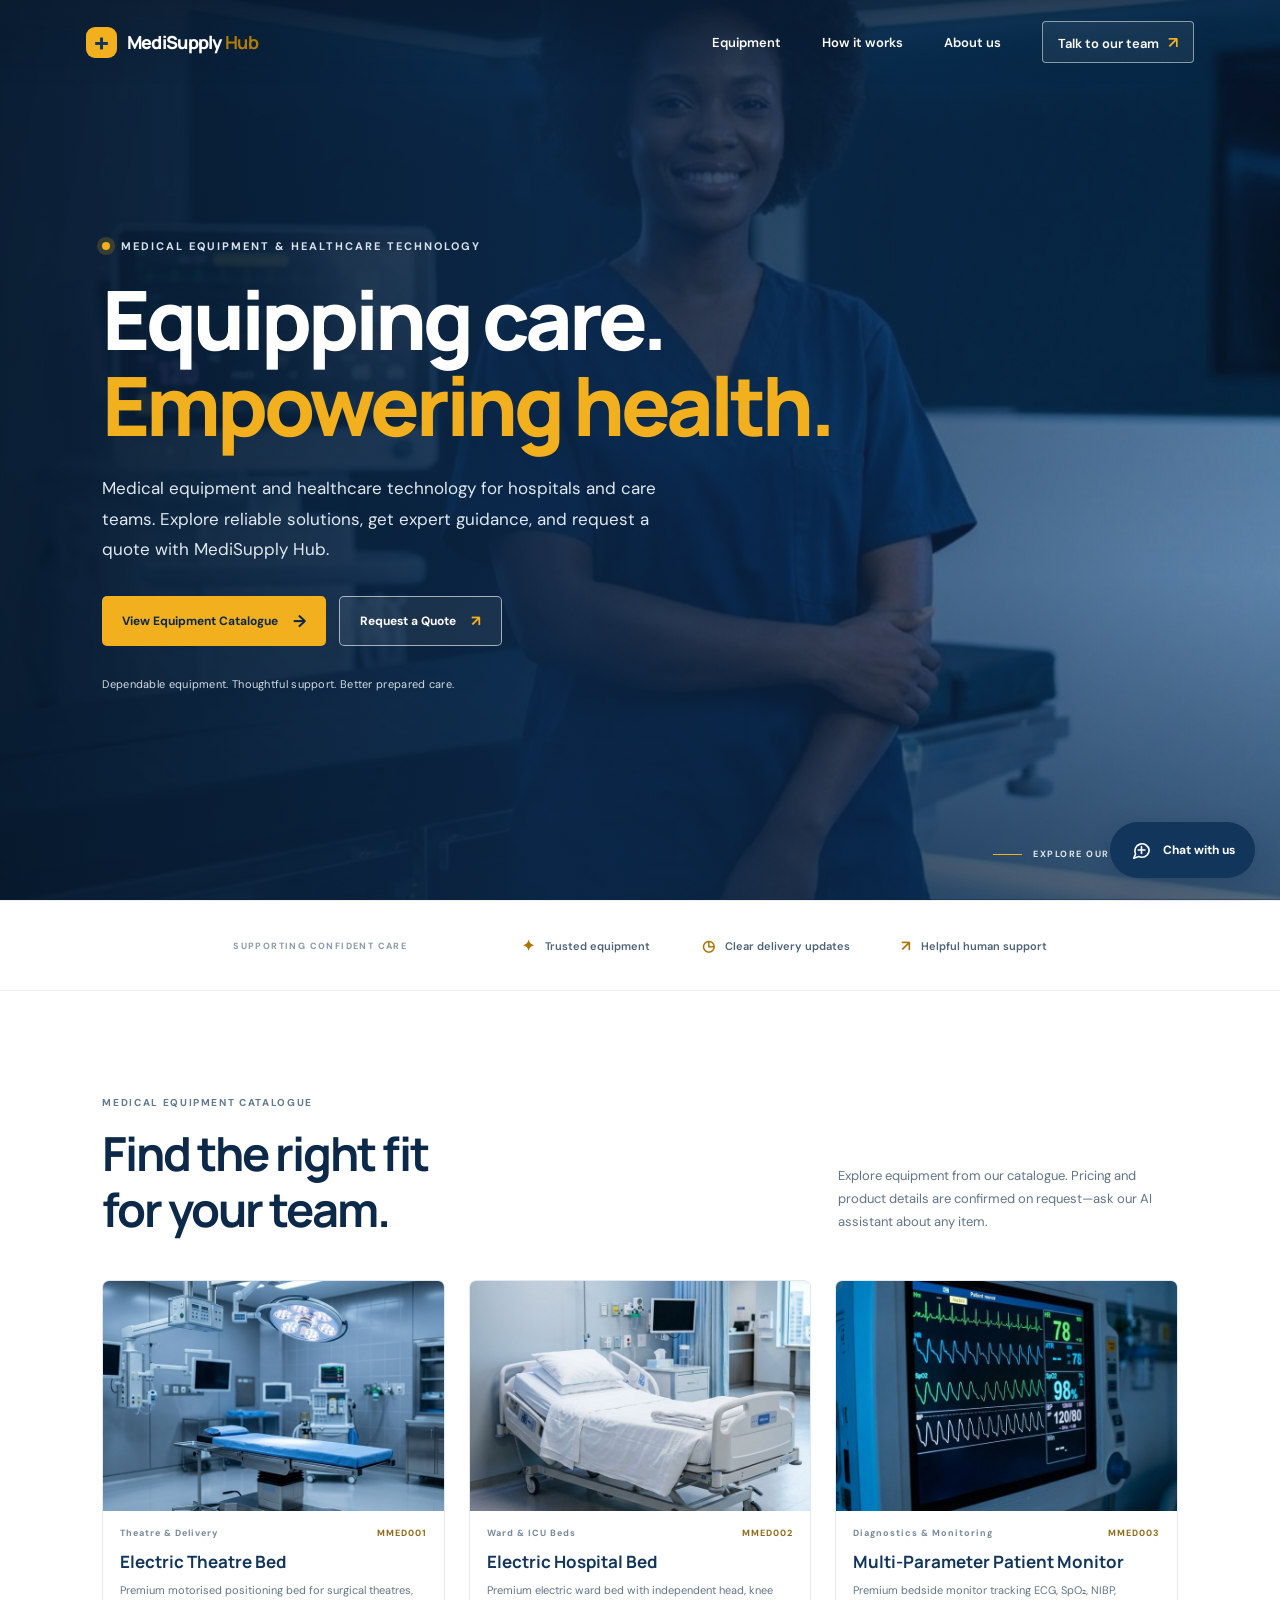
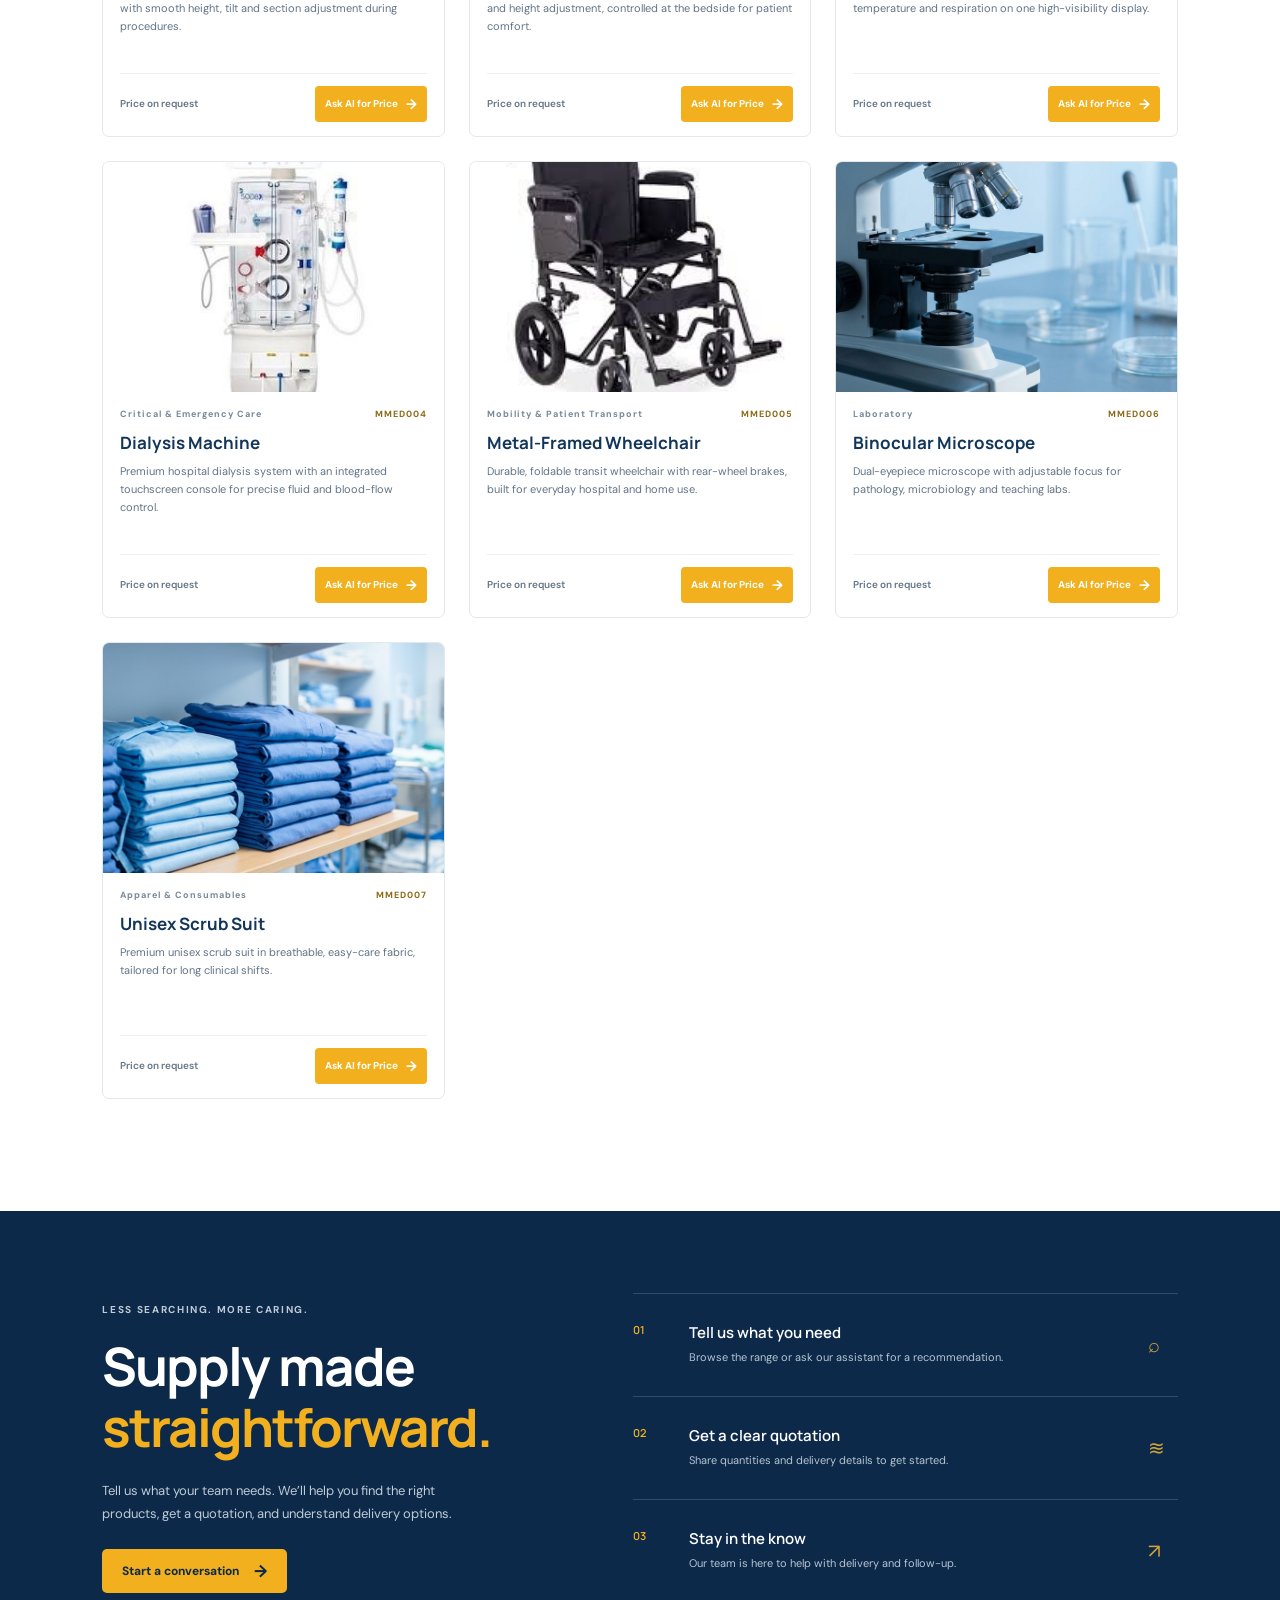
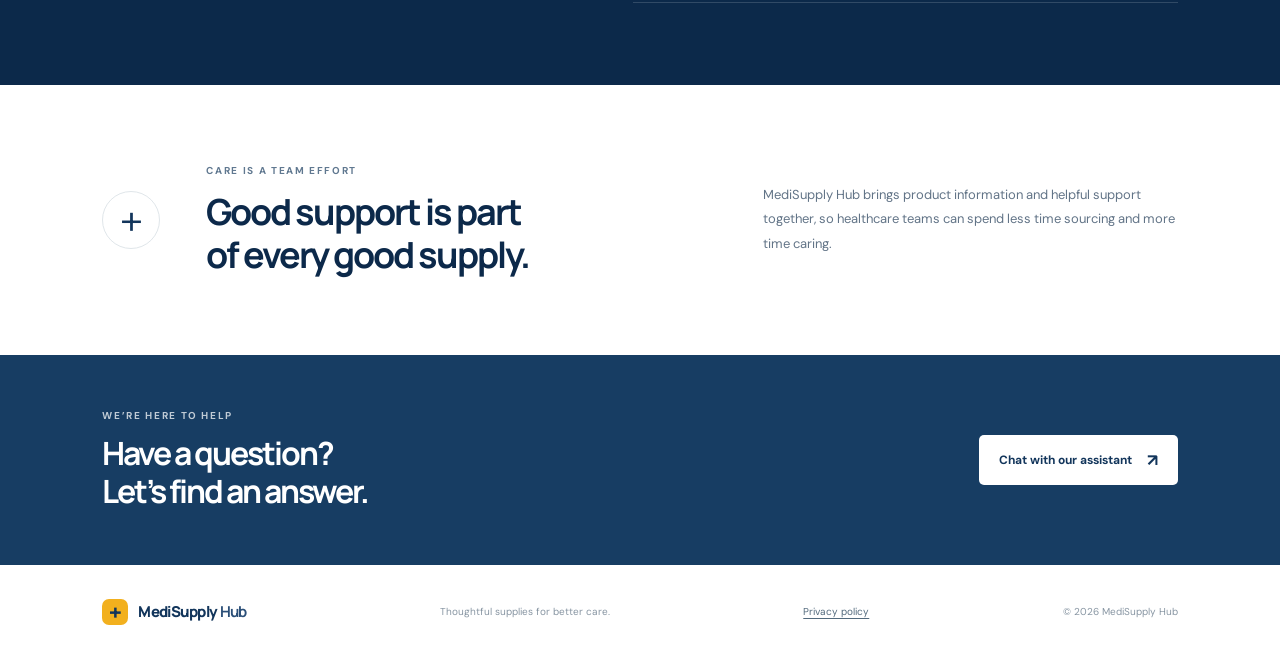
<file: index.html>
<!doctype html>
<html lang="en">
<head>
  <meta charset="utf-8">
  <meta name="viewport" content="width=device-width, initial-scale=1">
  <meta name="theme-color" content="#12355b">
  <meta name="description" content="Medical equipment and healthcare technology for hospitals and care teams. Explore our catalogue or ask MediSupply Hub for a quote.">
  <title>MediSupply Hub | Medical supplies, made simple</title>
  <link rel="stylesheet" href="styles.css">
  <script src="site.js" defer></script>
</head>
<body>
  <header class="site-header">
    <a class="wordmark" href="#home" aria-label="MediSupply Hub home">
      <span class="brand-mark" aria-hidden="true">+</span>
      <span>MediSupply <strong>Hub</strong></span>
    </a>
    <button class="menu-toggle" type="button" aria-expanded="false" aria-controls="primary-nav" aria-label="Open navigation">
      <span></span><span></span><span></span>
    </button>
    <nav class="site-nav" id="primary-nav" aria-label="Main navigation">
      <a href="#equipment">Equipment</a>
      <a href="#how-it-works">How it works</a>
      <a href="#about">About us</a>
      <button class="nav-contact" type="button" data-open-chat>Talk to our team <span aria-hidden="true">↗</span></button>
    </nav>
  </header>

  <main>
    <section class="hero" id="home">
      <div class="hero-media" aria-hidden="true">
        <img src="medisupply-image%2010.jpg" alt="" fetchpriority="high">
      </div>
      <div class="hero-copy">
        <p class="eyebrow"><span class="status-dot"></span> MEDICAL EQUIPMENT &amp; HEALTHCARE TECHNOLOGY</p>
        <h1>Equipping care.<br><span>Empowering health.</span></h1>
        <p class="hero-description">Medical equipment and healthcare technology for hospitals and care teams. Explore reliable solutions, get expert guidance, and request a quote with MediSupply Hub.</p>
        <div class="hero-actions">
          <a class="button button-primary" href="#equipment">View Equipment Catalogue <span aria-hidden="true">→</span></a>
          <button class="button button-quiet" type="button" data-open-chat>Request a Quote <span aria-hidden="true">↗</span></button>
        </div>
        <p class="hero-note">Dependable equipment. Thoughtful support. Better prepared care.</p>
      </div>
      <a class="hero-scroll" href="#equipment"><span></span> EXPLORE OUR CATALOGUE</a>
    </section>

    <section class="trust-strip" aria-label="Our service">
      <p>SUPPORTING CONFIDENT CARE</p>
      <div class="trust-items">
        <span><i aria-hidden="true">✦</i> Trusted equipment</span>
        <span><i aria-hidden="true">◷</i> Clear delivery updates</span>
        <span><i aria-hidden="true">↗</i> Helpful human support</span>
      </div>
    </section>

    <section class="section equipment-section" id="equipment">
      <div class="section-heading">
        <div>
          <p class="eyebrow">MEDICAL EQUIPMENT CATALOGUE</p>
          <h2>Find the right fit<br>for your team.</h2>
        </div>
        <p class="section-intro">Explore equipment from our catalogue. Pricing and product details are confirmed on request—ask our AI assistant about any item.</p>
      </div>
      <div class="product-grid">
        <article class="product-card">
          <button class="product-image-button" type="button" data-product-id="MMED001" data-product-name="Electric Theatre Bed" aria-label="Ask about Electric Theatre Bed">
            <img src="medisupply-image%201.jpg" alt="Electric theatre bed in an operating room beneath surgical lighting" loading="lazy">
            <span class="product-image-hint">Ask about this item <span aria-hidden="true">↗</span></span>
          </button>
          <div class="product-card-content">
            <div class="product-meta"><span>Theatre &amp; Delivery</span><span>MMED001</span></div>
            <h3><button class="product-title-button" type="button" data-product-id="MMED001" data-product-name="Electric Theatre Bed">Electric Theatre Bed</button></h3>
            <p>Premium motorised positioning bed for surgical theatres, with smooth height, tilt and section adjustment during procedures.</p>
            <div class="product-card-footer"><span class="price-status">Price on request</span><button class="ask-price-button" type="button" data-product-id="MMED001" data-product-name="Electric Theatre Bed">Ask AI for Price <span aria-hidden="true">→</span></button></div>
          </div>
        </article>
        <article class="product-card">
          <button class="product-image-button" type="button" data-product-id="MMED002" data-product-name="Electric Hospital Bed" aria-label="Ask about Electric Hospital Bed">
            <img src="medisupply-image%202.jpg" alt="Hospital bed with mattress, raised side rails, and casters" loading="lazy">
            <span class="product-image-hint">Ask about this item <span aria-hidden="true">↗</span></span>
          </button>
          <div class="product-card-content">
            <div class="product-meta"><span>Ward &amp; ICU Beds</span><span>MMED002</span></div>
            <h3><button class="product-title-button" type="button" data-product-id="MMED002" data-product-name="Electric Hospital Bed">Electric Hospital Bed</button></h3>
            <p>Premium electric ward bed with independent head, knee and height adjustment, controlled at the bedside for patient comfort.</p>
            <div class="product-card-footer"><span class="price-status">Price on request</span><button class="ask-price-button" type="button" data-product-id="MMED002" data-product-name="Electric Hospital Bed">Ask AI for Price <span aria-hidden="true">→</span></button></div>
          </div>
        </article>
        <article class="product-card">
          <button class="product-image-button" type="button" data-product-id="MMED003" data-product-name="Multi-Parameter Patient Monitor" aria-label="Ask about Multi-Parameter Patient Monitor">
            <img src="medisupply-image%203.jpg" alt="Patient monitor displaying heart rate, oxygen saturation, and blood pressure waveforms" loading="lazy">
            <span class="product-image-hint">Ask about this item <span aria-hidden="true">↗</span></span>
          </button>
          <div class="product-card-content">
            <div class="product-meta"><span>Diagnostics &amp; Monitoring</span><span>MMED003</span></div>
            <h3><button class="product-title-button" type="button" data-product-id="MMED003" data-product-name="Multi-Parameter Patient Monitor">Multi-Parameter Patient Monitor</button></h3>
            <p>Premium bedside monitor tracking ECG, SpO₂, NIBP, temperature and respiration on one high-visibility display.</p>
            <div class="product-card-footer"><span class="price-status">Price on request</span><button class="ask-price-button" type="button" data-product-id="MMED003" data-product-name="Multi-Parameter Patient Monitor">Ask AI for Price <span aria-hidden="true">→</span></button></div>
          </div>
        </article>
        <article class="product-card">
          <button class="product-image-button" type="button" data-product-id="MMED004" data-product-name="Dialysis Machine" aria-label="Ask about Dialysis Machine">
            <img src="medisupply-image%208.jpg" alt="Hospital dialysis machine with an integrated touchscreen console" loading="lazy">
            <span class="product-image-hint">Ask about this item <span aria-hidden="true">↗</span></span>
          </button>
          <div class="product-card-content">
            <div class="product-meta"><span>Critical &amp; Emergency Care</span><span>MMED004</span></div>
            <h3><button class="product-title-button" type="button" data-product-id="MMED004" data-product-name="Dialysis Machine">Dialysis Machine</button></h3>
            <p>Premium hospital dialysis system with an integrated touchscreen console for precise fluid and blood-flow control.</p>
            <div class="product-card-footer"><span class="price-status">Price on request</span><button class="ask-price-button" type="button" data-product-id="MMED004" data-product-name="Dialysis Machine">Ask AI for Price <span aria-hidden="true">→</span></button></div>
          </div>
        </article>
        <article class="product-card">
          <button class="product-image-button" type="button" data-product-id="MMED005" data-product-name="Metal-Framed Wheelchair" aria-label="Ask about Metal-Framed Wheelchair">
            <img src="medisupply-image%209.jpg" alt="Foldable transit wheelchair with metal frame, rear wheels, brakes, and footrests" loading="lazy">
            <span class="product-image-hint">Ask about this item <span aria-hidden="true">↗</span></span>
          </button>
          <div class="product-card-content">
            <div class="product-meta"><span>Mobility &amp; Patient Transport</span><span>MMED005</span></div>
            <h3><button class="product-title-button" type="button" data-product-id="MMED005" data-product-name="Metal-Framed Wheelchair">Metal-Framed Wheelchair</button></h3>
            <p>Durable, foldable transit wheelchair with rear-wheel brakes, built for everyday hospital and home use.</p>
            <div class="product-card-footer"><span class="price-status">Price on request</span><button class="ask-price-button" type="button" data-product-id="MMED005" data-product-name="Metal-Framed Wheelchair">Ask AI for Price <span aria-hidden="true">→</span></button></div>
          </div>
        </article>
        <article class="product-card">
          <button class="product-image-button" type="button" data-product-id="MMED006" data-product-name="Binocular Microscope" aria-label="Ask about Binocular Microscope">
            <img src="medisupply-image%206.jpg" alt="Binocular laboratory microscope with dual eyepieces and adjustable focus" loading="lazy">
            <span class="product-image-hint">Ask about this item <span aria-hidden="true">↗</span></span>
          </button>
          <div class="product-card-content">
            <div class="product-meta"><span>Laboratory</span><span>MMED006</span></div>
            <h3><button class="product-title-button" type="button" data-product-id="MMED006" data-product-name="Binocular Microscope">Binocular Microscope</button></h3>
            <p>Dual-eyepiece microscope with adjustable focus for pathology, microbiology and teaching labs.</p>
            <div class="product-card-footer"><span class="price-status">Price on request</span><button class="ask-price-button" type="button" data-product-id="MMED006" data-product-name="Binocular Microscope">Ask AI for Price <span aria-hidden="true">→</span></button></div>
          </div>
        </article>
        <article class="product-card">
          <button class="product-image-button" type="button" data-product-id="MMED007" data-product-name="Unisex Scrub Suit" aria-label="Ask about Unisex Scrub Suit">
            <img src="medisupply-image%207.jpg" alt="Stacks of folded blue medical textiles; exact textile type is not identifiable" loading="lazy">
            <span class="product-image-hint">Ask about this item <span aria-hidden="true">↗</span></span>
          </button>
          <div class="product-card-content">
            <div class="product-meta"><span>Apparel &amp; Consumables</span><span>MMED007</span></div>
            <h3><button class="product-title-button" type="button" data-product-id="MMED007" data-product-name="Unisex Scrub Suit">Unisex Scrub Suit</button></h3>
            <p>Premium unisex scrub suit in breathable, easy-care fabric, tailored for long clinical shifts.</p>
            <div class="product-card-footer"><span class="price-status">Price on request</span><button class="ask-price-button" type="button" data-product-id="MMED007" data-product-name="Unisex Scrub Suit">Ask AI for Price <span aria-hidden="true">→</span></button></div>
          </div>
        </article>
      </div>
    </section>

    <section class="how-section" id="how-it-works">
      <div class="how-inner">
        <div class="how-copy">
          <p class="eyebrow eyebrow-light">LESS SEARCHING. MORE CARING.</p>
          <h2>Supply made<br><span>straightforward.</span></h2>
          <p>Tell us what your team needs. We’ll help you find the right products, get a quotation, and understand delivery options.</p>
          <button class="button button-light" type="button" data-open-chat>Start a conversation <span aria-hidden="true">→</span></button>
        </div>
        <div class="steps" aria-label="How ordering works">
          <article class="step"><span>01</span><div><h3>Tell us what you need</h3><p>Browse the range or ask our assistant for a recommendation.</p></div><i aria-hidden="true">⌕</i></article>
          <article class="step"><span>02</span><div><h3>Get a clear quotation</h3><p>Share quantities and delivery details to get started.</p></div><i aria-hidden="true">≋</i></article>
          <article class="step"><span>03</span><div><h3>Stay in the know</h3><p>Our team is here to help with delivery and follow-up.</p></div><i aria-hidden="true">↗</i></article>
        </div>
      </div>
    </section>

    <section class="about-section" id="about">
      <div class="about-symbol" aria-hidden="true"><span>+</span></div>
      <div><p class="eyebrow">CARE IS A TEAM EFFORT</p><h2>Good support is part<br>of every good supply.</h2></div>
      <p class="about-text">MediSupply Hub brings product information and helpful support together, so healthcare teams can spend less time sourcing and more time caring.</p>
    </section>

    <section class="contact-banner" id="contact">
      <div><p class="eyebrow eyebrow-light">WE’RE HERE TO HELP</p><h2>Have a question?<br>Let’s find an answer.</h2></div>
      <button class="button button-contact" type="button" data-open-chat>Chat with our assistant <span aria-hidden="true">↗</span></button>
    </section>
  </main>

  <footer class="site-footer">
    <a class="wordmark footer-wordmark" href="#home" aria-label="MediSupply Hub home"><span class="brand-mark" aria-hidden="true">+</span><span>MediSupply <strong>Hub</strong></span></a>
    <p>Thoughtful supplies for better care.</p>
    <a class="footer-policy-link" href="privacy.html">Privacy policy</a>
    <span>© <span id="year"></span> MediSupply Hub</span>
  </footer>

  <div class="chat-overlay" id="chat-panel" aria-hidden="true" inert>
    <div class="chat-backdrop" data-chat-backdrop></div>
    <section class="chat-dialog" role="dialog" aria-modal="true" aria-label="MediSupply Hub chat">
      <div class="chat-overlay-header">
        <span class="chat-overlay-title">MediSupply Hub assistant</span>
        <button class="chat-overlay-close" id="chat-close" type="button" aria-label="Close chat and return to the website">Close chat <span aria-hidden="true">×</span></button>
      </div>
      <iframe class="chat-frame" id="chat-frame" src="chatbot.html" title="MediSupply Hub customer-service chat" allow="clipboard-read; clipboard-write"></iframe>
    </div>
  </div>
  <button class="chat-launcher" id="chat-launcher" type="button" aria-expanded="false" aria-controls="chat-panel" aria-label="Open chat with MediSupply Hub">
    <svg class="launcher-chat-icon" viewBox="0 0 24 24" aria-hidden="true"><path d="M20 11.5a7.5 7.5 0 0 1-7.5 7.5 8 8 0 0 1-3.4-.76L4 20l1.76-4.34A7.5 7.5 0 1 1 20 11.5Z"/><path d="M8.5 11.5h7M12 8v7"/></svg>
    <svg class="launcher-close-icon" viewBox="0 0 24 24" aria-hidden="true"><path d="m6 6 12 12M18 6 6 18"/></svg>
    <span class="launcher-label">Chat with us</span>
  </button>
</body>
</html>
</file>
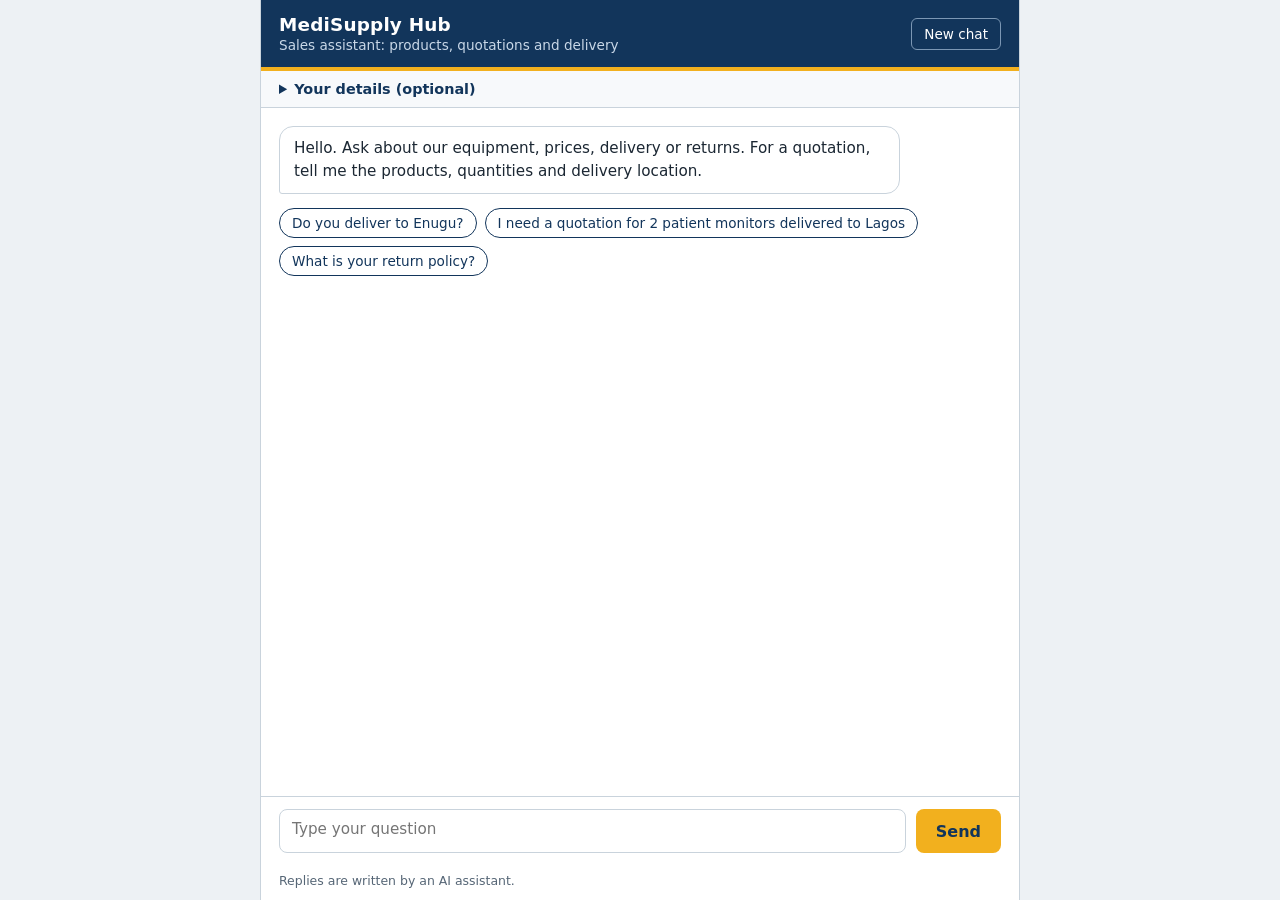
<file: chatbot.html>
<!doctype html>
<html lang="en">
<head>
<meta charset="utf-8">
<meta name="viewport" content="width=device-width, initial-scale=1">
<title>MediSupply Hub: Sales assistant</title>
<style>
  :root {
    --ink: #12355B;
    --ink-soft: #2B4F78;
    --paper: #FFFFFF;
    --wall: #EDF1F4;
    --line: #C9D3DC;
    --amber: #F2B01E;
    --text: #1B2733;
    --muted: #566676;
    --error: #A12D2D;
  }
  * { box-sizing: border-box; }
  html, body { height: 100%; margin: 0; }
  body {
    font-family: "Segoe UI", system-ui, -apple-system, Roboto, Helvetica, Arial, sans-serif;
    background: var(--wall);
    color: var(--text);
    display: flex;
    justify-content: center;
  }
  .app {
    display: flex;
    flex-direction: column;
    width: 100%;
    max-width: 760px;
    height: 100vh;
    height: 100dvh;
    background: var(--paper);
    border-left: 1px solid var(--line);
    border-right: 1px solid var(--line);
  }

  /* Header: a ward-corridor sign */
  header {
    background: var(--ink);
    color: #fff;
    padding: 14px 18px;
    display: flex;
    align-items: center;
    justify-content: space-between;
    gap: 12px;
    border-bottom: 4px solid var(--amber);
  }
  .brand { font-size: 1.15rem; font-weight: 650; letter-spacing: .01em; }
  .tagline { margin: 2px 0 0; font-size: .85rem; color: #C9D8E8; }
  .new-chat {
    background: transparent;
    color: #fff;
    border: 1px solid #7C97B4;
    border-radius: 6px;
    padding: 7px 12px;
    font: inherit;
    font-size: .85rem;
    cursor: pointer;
  }
  .new-chat:hover { background: var(--ink-soft); }

  /* Optional details */
  details {
    border-bottom: 1px solid var(--line);
    background: #F7F9FB;
    padding: 0 18px;
  }
  summary { cursor: pointer; padding: 10px 0; font-size: .9rem; color: var(--ink); font-weight: 600; }
  .details-body { padding: 0 0 14px; }
  .details-body p { margin: 0 0 10px; font-size: .85rem; color: var(--muted); max-width: 62ch; }
  .fields { display: grid; grid-template-columns: repeat(3, 1fr); gap: 10px; }
  .fields label { display: block; font-size: .8rem; color: var(--muted); margin-bottom: 3px; }
  .fields input {
    width: 100%; font: inherit; font-size: .9rem; padding: 8px 10px;
    border: 1px solid var(--line); border-radius: 6px; background: #fff; color: var(--text);
  }

  /* Conversation */
  #log {
    flex: 1;
    overflow-y: auto;
    padding: 18px;
    display: flex;
    flex-direction: column;
    gap: 14px;
  }
  .msg { max-width: 86%; line-height: 1.5; font-size: .95rem; }
  .msg p { margin: 0 0 8px; white-space: pre-line; }
  .msg p:last-child { margin-bottom: 0; }
  .msg.user {
    align-self: flex-end;
    background: var(--ink);
    color: #fff;
    padding: 10px 14px;
    border-radius: 14px 14px 3px 14px;
  }
  .msg.bot {
    align-self: flex-start;
    background: #fff;
    border: 1px solid var(--line);
    padding: 10px 14px;
    border-radius: 14px 14px 14px 3px;
  }
  .msg.error {
    align-self: flex-start;
    color: var(--error);
    font-size: .88rem;
    border-left: 3px solid var(--error);
    padding: 4px 10px;
  }
  .note { margin: 6px 0 0; font-size: .8rem; color: var(--muted); }

  /* The quotation is shown as a ledger slip */
  .ledger {
    margin: 4px 0 10px;
    padding: 10px 12px;
    background: #F7F9FB;
    border-left: 4px solid var(--amber);
    font-family: ui-monospace, "Cascadia Mono", Consolas, monospace;
    font-size: .82rem;
    line-height: 1.55;
    white-space: pre-wrap;
    overflow-x: auto;
  }

  .typing { align-self: flex-start; color: var(--muted); font-size: .88rem; padding: 4px 2px; }
  .typing span { display: inline-block; animation: pulse 1.2s infinite; }
  .typing span:nth-child(2) { animation-delay: .2s; }
  .typing span:nth-child(3) { animation-delay: .4s; }
  @keyframes pulse { 0%, 80%, 100% { opacity: .25; } 40% { opacity: 1; } }

  .chips { display: flex; flex-wrap: wrap; gap: 8px; }
  .chip {
    font: inherit; font-size: .85rem; color: var(--ink);
    background: #fff; border: 1px solid var(--ink); border-radius: 999px;
    padding: 6px 12px; cursor: pointer;
  }
  .chip:hover { background: #EAF0F6; }

  /* Composer */
  form {
    display: flex; gap: 10px; align-items: flex-end;
    padding: 12px 18px;
    border-top: 1px solid var(--line);
    background: #fff;
  }
  textarea {
    flex: 1; resize: none; font: inherit; font-size: .95rem;
    padding: 10px 12px; border: 1px solid var(--line); border-radius: 8px;
    max-height: 140px; min-height: 44px; color: var(--text);
  }
  button.send {
    background: var(--amber); color: var(--ink); border: 0; border-radius: 8px;
    padding: 0 20px; height: 44px; font: inherit; font-weight: 650; cursor: pointer;
  }
  button.send:disabled { opacity: .5; cursor: not-allowed; }
  footer { padding: 8px 18px 12px; font-size: .78rem; color: var(--muted); background: #fff; }

  :focus-visible { outline: 3px solid var(--amber); outline-offset: 2px; }
  @media (max-width: 560px) {
    .fields { grid-template-columns: 1fr; }
    .msg { max-width: 94%; }
  }
  @media (prefers-reduced-motion: reduce) { .typing span { animation: none; opacity: 1; } }
</style>
</head>
<body>
<div class="app">
  <header>
    <div>
      <div class="brand">MediSupply Hub</div>
      <p class="tagline">Sales assistant: products, quotations and delivery</p>
    </div>
    <button class="new-chat" id="newChat" type="button">New chat</button>
  </header>

  <details>
    <summary>Your details (optional)</summary>
    <div class="details-body">
      <p>Add an email or phone number so we can recognise you if you write to us again by email or WhatsApp.</p>
      <div class="fields">
        <div><label for="name">Name</label><input id="name" autocomplete="name"></div>
        <div><label for="email">Email</label><input id="email" type="email" autocomplete="email"></div>
        <div><label for="phone">Phone</label><input id="phone" type="tel" autocomplete="tel"></div>
      </div>
    </div>
  </details>

  <main id="log" aria-live="polite" aria-label="Conversation"></main>

  <form id="composer">
    <label for="input" hidden>Your message</label>
    <textarea id="input" rows="1" placeholder="Type your question" maxlength="1000"></textarea>
    <button class="send" id="send" type="submit">Send</button>
  </form>
  <footer>Replies are written by an AI assistant.</footer>
</div>

<script>
/* ---------- Settings: change the address when the workflow goes live ---------- */
const CONFIG = {
  webhookUrl: 'https://slacked-reoccur-acclimate.ngrok-free.dev/webhook/website-chat',
  timeoutMs: 90000
};

/* ---------- Helpers ---------- */
const $ = id => document.getElementById(id);
const store = {
  get(k) { try { return localStorage.getItem(k); } catch (e) { return null; } },
  set(k, v) { try { localStorage.setItem(k, v); } catch (e) {} }
};
function uid(prefix) {
  const a = new Uint8Array(8);
  crypto.getRandomValues(a);
  return prefix + Array.from(a, b => b.toString(16).padStart(2, '0')).join('');
}

let sessionId = store.get('msh_session') || uid('sess_');
store.set('msh_session', sessionId);

['name', 'email', 'phone'].forEach(f => {
  const saved = store.get('msh_' + f);
  if (saved) $(f).value = saved;
  $(f).addEventListener('change', () => store.set('msh_' + f, $(f).value.trim()));
});

/* ---------- Rendering (text only, never HTML) ---------- */
const log = $('log');

function addParagraphs(container, text) {
  text.split(/\n{2,}/).map(s => s.trim()).filter(Boolean).forEach(p => {
    const el = document.createElement('p');
    el.textContent = p;
    container.appendChild(el);
  });
}

function renderReply(container, text) {
  const m = text.match(/QUOTATION\n[\s\S]*?\nSubtotal:[^\n]*/);
  if (!m) { addParagraphs(container, text); return; }
  addParagraphs(container, text.slice(0, m.index));
  const slip = document.createElement('pre');
  slip.className = 'ledger';
  slip.textContent = m[0];
  container.appendChild(slip);
  addParagraphs(container, text.slice(m.index + m[0].length));
}

function addMessage(role, text, extraNote) {
  const el = document.createElement('div');
  el.className = 'msg ' + role;
  if (role === 'bot') renderReply(el, text); else addParagraphs(el, text);
  if (extraNote) {
    const n = document.createElement('p');
    n.className = 'note';
    n.textContent = extraNote;
    el.appendChild(n);
  }
  log.appendChild(el);
  log.scrollTop = log.scrollHeight;
  return el;
}

function showTyping() {
  const el = document.createElement('div');
  el.className = 'typing';
  el.innerHTML = 'Typing <span>.</span><span>.</span><span>.</span>';
  log.appendChild(el);
  log.scrollTop = log.scrollHeight;
  return el;
}

function showStart() {
  addMessage('bot',
    'Hello. Ask about our equipment, prices, delivery or returns. For a quotation, tell me the products, quantities and delivery location.');
  const chips = document.createElement('div');
  chips.className = 'chips';
  chips.id = 'chips';
  ['Do you deliver to Enugu?', 'I need a quotation for 2 patient monitors delivered to Lagos', 'What is your return policy?']
    .forEach(q => {
      const b = document.createElement('button');
      b.type = 'button';
      b.className = 'chip';
      b.textContent = q;
      b.addEventListener('click', () => submit(q));
      chips.appendChild(b);
    });
  log.appendChild(chips);
}

/* ---------- Sending ---------- */
let busy = false;
const queuedProductEnquiries = [];

async function submit(text) {
  text = String(text || '').trim();
  if (!text || busy) return;
  busy = true;
  $('send').disabled = true;
  const chips = $('chips'); if (chips) chips.remove();

  addMessage('user', text);
  $('input').value = '';
  autosize();
  const typing = showTyping();

  const body = { session_id: sessionId, message_id: uid('web_'), message: text };
  ['name', 'email', 'phone'].forEach(f => { const v = $(f).value.trim(); if (v) body[f] = v; });

  const ctrl = new AbortController();
  const timer = setTimeout(() => ctrl.abort(), CONFIG.timeoutMs);

  try {
    const res = await fetch(CONFIG.webhookUrl, {
      method: 'POST',
      headers: { 'Content-Type': 'application/json' },
      body: JSON.stringify(body),
      signal: ctrl.signal
    });
    let data = null;
    try { data = await res.json(); } catch (e) {}

    if (res.status === 400) throw new Error('Your message could not be read. Check that it is not empty and try again.');
    if (!res.ok) throw new Error('The assistant is busy right now. Wait a minute and send your message again.');

    const reply = data && typeof data.reply === 'string' && data.reply.trim()
      ? data.reply
      : 'Your message was received. A member of our team will reply shortly.';
    typing.remove();
    addMessage('bot', reply, data && data.needs_human ? 'Passed to our team for follow-up.' : null);
  } catch (err) {
    typing.remove();
    const msg = err.name === 'AbortError'
      ? 'The answer is taking too long. Send your message again.'
      : (err.message && !/fetch|network/i.test(err.message)
          ? err.message
          : 'Could not reach the server. Check your connection and send your message again.');
    addMessage('error', msg);
    $('input').value = text;
    autosize();
  } finally {
    clearTimeout(timer);
    busy = false;
    $('send').disabled = false;
    $('input').focus();
    const queuedEnquiry = queuedProductEnquiries.shift();
    if (queuedEnquiry) setTimeout(() => submit(queuedEnquiry), 0);
  }
}

/* ---------- Composer behaviour ---------- */
function autosize() {
  const t = $('input');
  t.style.height = 'auto';
  t.style.height = Math.min(t.scrollHeight, 140) + 'px';
}
$('input').addEventListener('input', autosize);
$('input').addEventListener('keydown', e => {
  if (e.key === 'Enter' && !e.shiftKey) { e.preventDefault(); submit($('input').value); }
});
$('composer').addEventListener('submit', e => { e.preventDefault(); submit($('input').value); });

window.addEventListener('message', event => {
  if (event.origin !== window.location.origin) return;
  const data = event.data;
  if (!data || data.type !== 'medisupply:product-enquiry') return;
  if (typeof data.productId !== 'string' || typeof data.productName !== 'string') return;
  const message = `What is the product name?\n\nProduct name: ${data.productName}\n\nProduct ID: ${data.productId}`;
  if (busy) {
    queuedProductEnquiries.push(message);
    return;
  }
  submit(message);
});

$('newChat').addEventListener('click', () => {
  if (busy) return;
  sessionId = uid('sess_');
  store.set('msh_session', sessionId);
  log.innerHTML = '';
  showStart();
});

showStart();
</script>
</body>
</html>
</file>
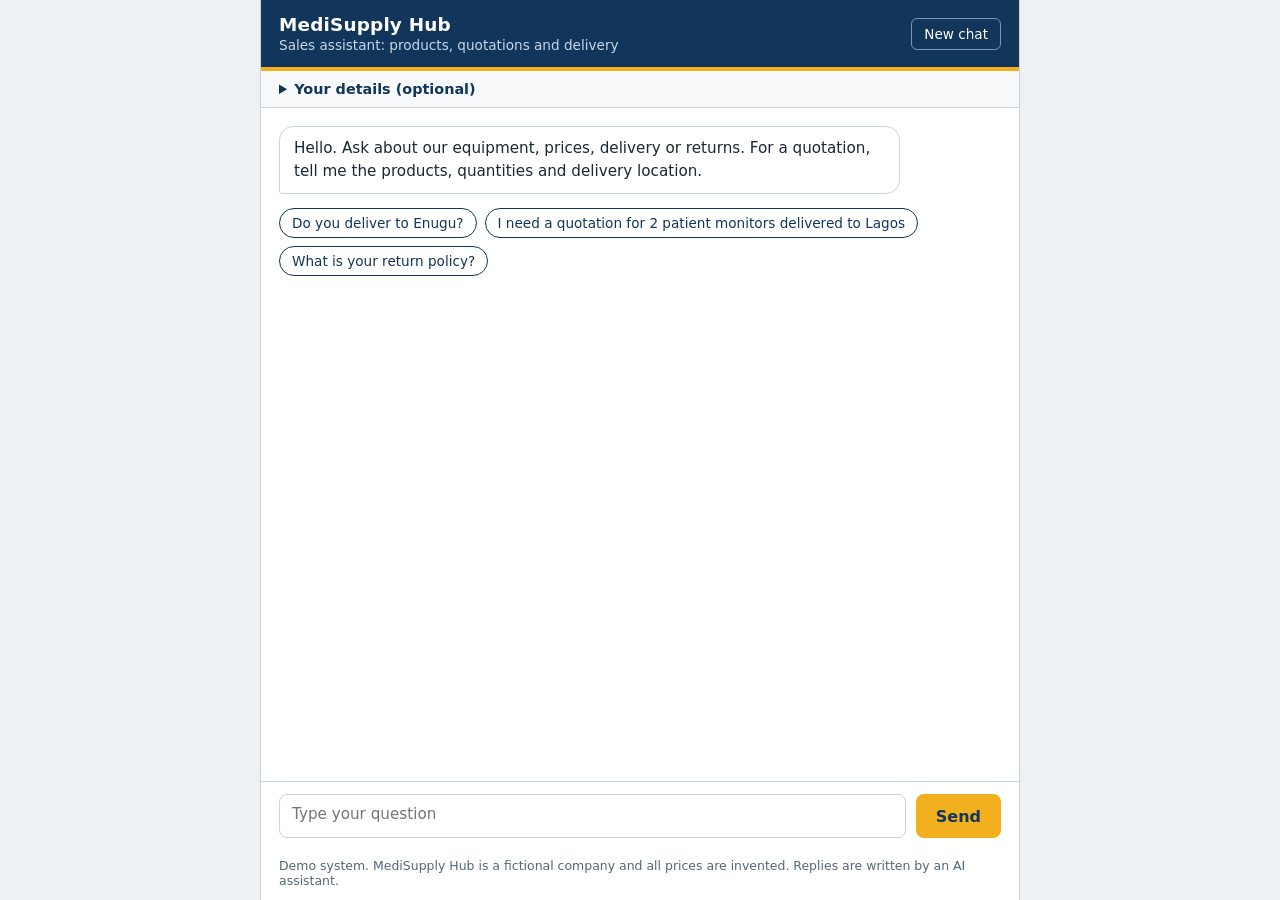
<file: chatbot.original.html>
<!doctype html>
<html lang="en">
<head>
<meta charset="utf-8">
<meta name="viewport" content="width=device-width, initial-scale=1">
<title>MediSupply Hub: Sales assistant</title>
<style>
  :root {
    --ink: #12355B;
    --ink-soft: #2B4F78;
    --paper: #FFFFFF;
    --wall: #EDF1F4;
    --line: #C9D3DC;
    --amber: #F2B01E;
    --text: #1B2733;
    --muted: #566676;
    --error: #A12D2D;
  }
  * { box-sizing: border-box; }
  html, body { height: 100%; margin: 0; }
  body {
    font-family: "Segoe UI", system-ui, -apple-system, Roboto, Helvetica, Arial, sans-serif;
    background: var(--wall);
    color: var(--text);
    display: flex;
    justify-content: center;
  }
  .app {
    display: flex;
    flex-direction: column;
    width: 100%;
    max-width: 760px;
    height: 100vh;
    height: 100dvh;
    background: var(--paper);
    border-left: 1px solid var(--line);
    border-right: 1px solid var(--line);
  }

  /* Header: a ward-corridor sign */
  header {
    background: var(--ink);
    color: #fff;
    padding: 14px 18px;
    display: flex;
    align-items: center;
    justify-content: space-between;
    gap: 12px;
    border-bottom: 4px solid var(--amber);
  }
  .brand { font-size: 1.15rem; font-weight: 650; letter-spacing: .01em; }
  .tagline { margin: 2px 0 0; font-size: .85rem; color: #C9D8E8; }
  .new-chat {
    background: transparent;
    color: #fff;
    border: 1px solid #7C97B4;
    border-radius: 6px;
    padding: 7px 12px;
    font: inherit;
    font-size: .85rem;
    cursor: pointer;
  }
  .new-chat:hover { background: var(--ink-soft); }

  /* Optional details */
  details {
    border-bottom: 1px solid var(--line);
    background: #F7F9FB;
    padding: 0 18px;
  }
  summary { cursor: pointer; padding: 10px 0; font-size: .9rem; color: var(--ink); font-weight: 600; }
  .details-body { padding: 0 0 14px; }
  .details-body p { margin: 0 0 10px; font-size: .85rem; color: var(--muted); max-width: 62ch; }
  .fields { display: grid; grid-template-columns: repeat(3, 1fr); gap: 10px; }
  .fields label { display: block; font-size: .8rem; color: var(--muted); margin-bottom: 3px; }
  .fields input {
    width: 100%; font: inherit; font-size: .9rem; padding: 8px 10px;
    border: 1px solid var(--line); border-radius: 6px; background: #fff; color: var(--text);
  }

  /* Conversation */
  #log {
    flex: 1;
    overflow-y: auto;
    padding: 18px;
    display: flex;
    flex-direction: column;
    gap: 14px;
  }
  .msg { max-width: 86%; line-height: 1.5; font-size: .95rem; }
  .msg p { margin: 0 0 8px; white-space: pre-line; }
  .msg p:last-child { margin-bottom: 0; }
  .msg.user {
    align-self: flex-end;
    background: var(--ink);
    color: #fff;
    padding: 10px 14px;
    border-radius: 14px 14px 3px 14px;
  }
  .msg.bot {
    align-self: flex-start;
    background: #fff;
    border: 1px solid var(--line);
    padding: 10px 14px;
    border-radius: 14px 14px 14px 3px;
  }
  .msg.error {
    align-self: flex-start;
    color: var(--error);
    font-size: .88rem;
    border-left: 3px solid var(--error);
    padding: 4px 10px;
  }
  .note { margin: 6px 0 0; font-size: .8rem; color: var(--muted); }

  /* The quotation is shown as a ledger slip */
  .ledger {
    margin: 4px 0 10px;
    padding: 10px 12px;
    background: #F7F9FB;
    border-left: 4px solid var(--amber);
    font-family: ui-monospace, "Cascadia Mono", Consolas, monospace;
    font-size: .82rem;
    line-height: 1.55;
    white-space: pre-wrap;
    overflow-x: auto;
  }

  .typing { align-self: flex-start; color: var(--muted); font-size: .88rem; padding: 4px 2px; }
  .typing span { display: inline-block; animation: pulse 1.2s infinite; }
  .typing span:nth-child(2) { animation-delay: .2s; }
  .typing span:nth-child(3) { animation-delay: .4s; }
  @keyframes pulse { 0%, 80%, 100% { opacity: .25; } 40% { opacity: 1; } }

  .chips { display: flex; flex-wrap: wrap; gap: 8px; }
  .chip {
    font: inherit; font-size: .85rem; color: var(--ink);
    background: #fff; border: 1px solid var(--ink); border-radius: 999px;
    padding: 6px 12px; cursor: pointer;
  }
  .chip:hover { background: #EAF0F6; }

  /* Composer */
  form {
    display: flex; gap: 10px; align-items: flex-end;
    padding: 12px 18px;
    border-top: 1px solid var(--line);
    background: #fff;
  }
  textarea {
    flex: 1; resize: none; font: inherit; font-size: .95rem;
    padding: 10px 12px; border: 1px solid var(--line); border-radius: 8px;
    max-height: 140px; min-height: 44px; color: var(--text);
  }
  button.send {
    background: var(--amber); color: var(--ink); border: 0; border-radius: 8px;
    padding: 0 20px; height: 44px; font: inherit; font-weight: 650; cursor: pointer;
  }
  button.send:disabled { opacity: .5; cursor: not-allowed; }
  footer { padding: 8px 18px 12px; font-size: .78rem; color: var(--muted); background: #fff; }

  :focus-visible { outline: 3px solid var(--amber); outline-offset: 2px; }
  @media (max-width: 560px) {
    .fields { grid-template-columns: 1fr; }
    .msg { max-width: 94%; }
  }
  @media (prefers-reduced-motion: reduce) { .typing span { animation: none; opacity: 1; } }
</style>
</head>
<body>
<div class="app">
  <header>
    <div>
      <div class="brand">MediSupply Hub</div>
      <p class="tagline">Sales assistant: products, quotations and delivery</p>
    </div>
    <button class="new-chat" id="newChat" type="button">New chat</button>
  </header>

  <details>
    <summary>Your details (optional)</summary>
    <div class="details-body">
      <p>Add an email or phone number so we can recognise you if you write to us again by email or WhatsApp.</p>
      <div class="fields">
        <div><label for="name">Name</label><input id="name" autocomplete="name"></div>
        <div><label for="email">Email</label><input id="email" type="email" autocomplete="email"></div>
        <div><label for="phone">Phone</label><input id="phone" type="tel" autocomplete="tel"></div>
      </div>
    </div>
  </details>

  <main id="log" aria-live="polite" aria-label="Conversation"></main>

  <form id="composer">
    <label for="input" hidden>Your message</label>
    <textarea id="input" rows="1" placeholder="Type your question" maxlength="1000"></textarea>
    <button class="send" id="send" type="submit">Send</button>
  </form>
  <footer>Demo system. MediSupply Hub is a fictional company and all prices are invented. Replies are written by an AI assistant.</footer>
</div>

<script>
/* ---------- Settings: change the address when the workflow goes live ---------- */
const CONFIG = {
  webhookUrl: 'https://slacked-reoccur-acclimate.ngrok-free.dev/webhook/website-chat',
  timeoutMs: 90000
};

/* ---------- Helpers ---------- */
const $ = id => document.getElementById(id);
const store = {
  get(k) { try { return localStorage.getItem(k); } catch (e) { return null; } },
  set(k, v) { try { localStorage.setItem(k, v); } catch (e) {} }
};
function uid(prefix) {
  const a = new Uint8Array(8);
  crypto.getRandomValues(a);
  return prefix + Array.from(a, b => b.toString(16).padStart(2, '0')).join('');
}

let sessionId = store.get('msh_session') || uid('sess_');
store.set('msh_session', sessionId);

['name', 'email', 'phone'].forEach(f => {
  const saved = store.get('msh_' + f);
  if (saved) $(f).value = saved;
  $(f).addEventListener('change', () => store.set('msh_' + f, $(f).value.trim()));
});

/* ---------- Rendering (text only, never HTML) ---------- */
const log = $('log');

function addParagraphs(container, text) {
  text.split(/\n{2,}/).map(s => s.trim()).filter(Boolean).forEach(p => {
    const el = document.createElement('p');
    el.textContent = p;
    container.appendChild(el);
  });
}

function renderReply(container, text) {
  const m = text.match(/QUOTATION\n[\s\S]*?\nSubtotal:[^\n]*/);
  if (!m) { addParagraphs(container, text); return; }
  addParagraphs(container, text.slice(0, m.index));
  const slip = document.createElement('pre');
  slip.className = 'ledger';
  slip.textContent = m[0];
  container.appendChild(slip);
  addParagraphs(container, text.slice(m.index + m[0].length));
}

function addMessage(role, text, extraNote) {
  const el = document.createElement('div');
  el.className = 'msg ' + role;
  if (role === 'bot') renderReply(el, text); else addParagraphs(el, text);
  if (extraNote) {
    const n = document.createElement('p');
    n.className = 'note';
    n.textContent = extraNote;
    el.appendChild(n);
  }
  log.appendChild(el);
  log.scrollTop = log.scrollHeight;
  return el;
}

function showTyping() {
  const el = document.createElement('div');
  el.className = 'typing';
  el.innerHTML = 'Preparing your answer <span>.</span><span>.</span><span>.</span>';
  log.appendChild(el);
  log.scrollTop = log.scrollHeight;
  return el;
}

function showStart() {
  addMessage('bot',
    'Hello. Ask about our equipment, prices, delivery or returns. For a quotation, tell me the products, quantities and delivery location.');
  const chips = document.createElement('div');
  chips.className = 'chips';
  chips.id = 'chips';
  ['Do you deliver to Enugu?', 'I need a quotation for 2 patient monitors delivered to Lagos', 'What is your return policy?']
    .forEach(q => {
      const b = document.createElement('button');
      b.type = 'button';
      b.className = 'chip';
      b.textContent = q;
      b.addEventListener('click', () => submit(q));
      chips.appendChild(b);
    });
  log.appendChild(chips);
}

/* ---------- Sending ---------- */
let busy = false;

async function submit(text) {
  text = String(text || '').trim();
  if (!text || busy) return;
  busy = true;
  $('send').disabled = true;
  const chips = $('chips'); if (chips) chips.remove();

  addMessage('user', text);
  $('input').value = '';
  autosize();
  const typing = showTyping();

  const body = { session_id: sessionId, message_id: uid('web_'), message: text };
  ['name', 'email', 'phone'].forEach(f => { const v = $(f).value.trim(); if (v) body[f] = v; });

  const ctrl = new AbortController();
  const timer = setTimeout(() => ctrl.abort(), CONFIG.timeoutMs);

  try {
    const res = await fetch(CONFIG.webhookUrl, {
      method: 'POST',
      headers: { 'Content-Type': 'application/json' },
      body: JSON.stringify(body),
      signal: ctrl.signal
    });
    let data = null;
    try { data = await res.json(); } catch (e) {}

    if (res.status === 400) throw new Error('Your message could not be read. Check that it is not empty and try again.');
    if (!res.ok) throw new Error('The assistant is busy right now. Wait a minute and send your message again.');

    const reply = data && typeof data.reply === 'string' && data.reply.trim()
      ? data.reply
      : 'Your message was received. A member of our team will reply shortly.';
    typing.remove();
    addMessage('bot', reply, data && data.needs_human ? 'Passed to our team for follow-up.' : null);
  } catch (err) {
    typing.remove();
    const msg = err.name === 'AbortError'
      ? 'The answer is taking too long. Send your message again.'
      : (err.message && !/fetch|network/i.test(err.message)
          ? err.message
          : 'Could not reach the server. Check your connection and send your message again.');
    addMessage('error', msg);
    $('input').value = text;
    autosize();
  } finally {
    clearTimeout(timer);
    busy = false;
    $('send').disabled = false;
    $('input').focus();
  }
}

/* ---------- Composer behaviour ---------- */
function autosize() {
  const t = $('input');
  t.style.height = 'auto';
  t.style.height = Math.min(t.scrollHeight, 140) + 'px';
}
$('input').addEventListener('input', autosize);
$('input').addEventListener('keydown', e => {
  if (e.key === 'Enter' && !e.shiftKey) { e.preventDefault(); submit($('input').value); }
});
$('composer').addEventListener('submit', e => { e.preventDefault(); submit($('input').value); });

$('newChat').addEventListener('click', () => {
  if (busy) return;
  sessionId = uid('sess_');
  store.set('msh_session', sessionId);
  log.innerHTML = '';
  showStart();
});

showStart();
</script>
</body>
</html>
</file>
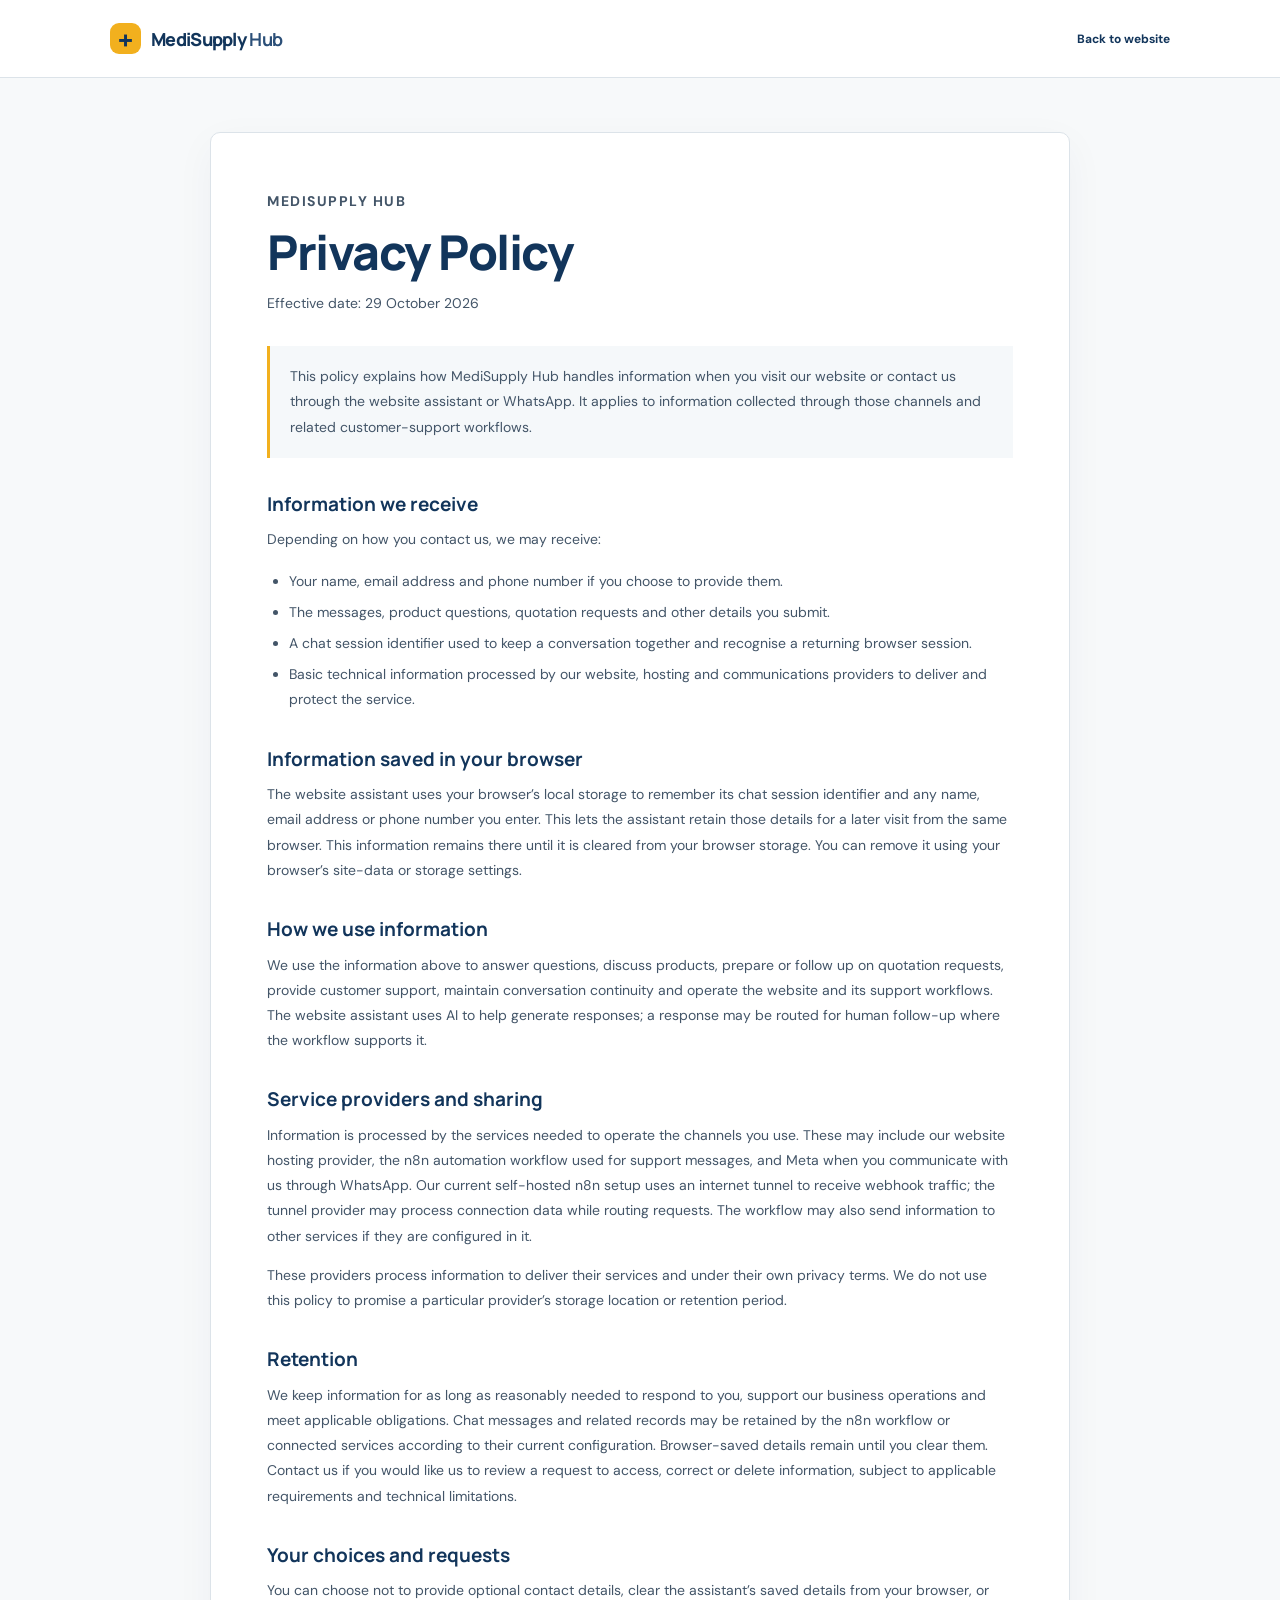
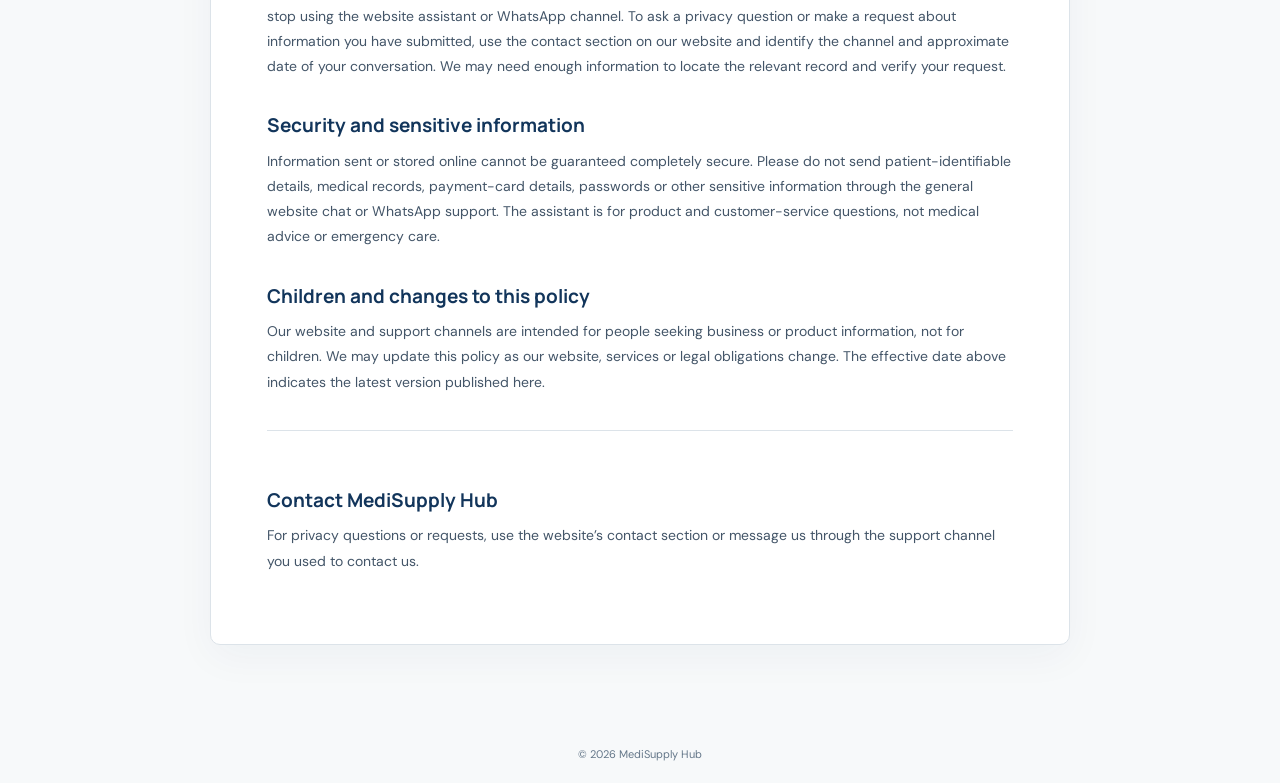
<file: privacy.html>
<!doctype html>
<html lang="en">
<head>
  <meta charset="utf-8">
  <meta name="viewport" content="width=device-width, initial-scale=1">
  <meta name="theme-color" content="#12355b">
  <meta name="description" content="Learn how MediSupply Hub handles information submitted through its website, AI assistant and WhatsApp support.">
  <title>Privacy Policy | MediSupply Hub</title>
  <link rel="stylesheet" href="styles.css">
</head>
<body class="policy-page">
  <header class="policy-header">
    <a class="wordmark" href="index.html" aria-label="MediSupply Hub home">
      <span class="brand-mark" aria-hidden="true">+</span>
      <span>MediSupply <strong>Hub</strong></span>
    </a>
    <a class="policy-home-link" href="index.html">Back to website</a>
  </header>

  <main class="policy-main">
    <p class="policy-eyebrow">MEDISUPPLY HUB</p>
    <h1>Privacy Policy</h1>
    <p class="policy-updated">Effective date: 29 October 2026</p>
    <p class="policy-intro">This policy explains how MediSupply Hub handles information when you visit our website or contact us through the website assistant or WhatsApp. It applies to information collected through those channels and related customer-support workflows.</p>

    <h2>Information we receive</h2>
    <p>Depending on how you contact us, we may receive:</p>
    <ul>
      <li>Your name, email address and phone number if you choose to provide them.</li>
      <li>The messages, product questions, quotation requests and other details you submit.</li>
      <li>A chat session identifier used to keep a conversation together and recognise a returning browser session.</li>
      <li>Basic technical information processed by our website, hosting and communications providers to deliver and protect the service.</li>
    </ul>

    <h2>Information saved in your browser</h2>
    <p>The website assistant uses your browser’s local storage to remember its chat session identifier and any name, email address or phone number you enter. This lets the assistant retain those details for a later visit from the same browser. This information remains there until it is cleared from your browser storage. You can remove it using your browser’s site-data or storage settings.</p>

    <h2>How we use information</h2>
    <p>We use the information above to answer questions, discuss products, prepare or follow up on quotation requests, provide customer support, maintain conversation continuity and operate the website and its support workflows. The website assistant uses AI to help generate responses; a response may be routed for human follow-up where the workflow supports it.</p>

    <h2>Service providers and sharing</h2>
    <p>Information is processed by the services needed to operate the channels you use. These may include our website hosting provider, the n8n automation workflow used for support messages, and Meta when you communicate with us through WhatsApp. Our current self-hosted n8n setup uses an internet tunnel to receive webhook traffic; the tunnel provider may process connection data while routing requests. The workflow may also send information to other services if they are configured in it.</p>
    <p>These providers process information to deliver their services and under their own privacy terms. We do not use this policy to promise a particular provider’s storage location or retention period.</p>

    <h2>Retention</h2>
    <p>We keep information for as long as reasonably needed to respond to you, support our business operations and meet applicable obligations. Chat messages and related records may be retained by the n8n workflow or connected services according to their current configuration. Browser-saved details remain until you clear them. Contact us if you would like us to review a request to access, correct or delete information, subject to applicable requirements and technical limitations.</p>

    <h2>Your choices and requests</h2>
    <p>You can choose not to provide optional contact details, clear the assistant’s saved details from your browser, or stop using the website assistant or WhatsApp channel. To ask a privacy question or make a request about information you have submitted, use the <a href="index.html#contact">contact section on our website</a> and identify the channel and approximate date of your conversation. We may need enough information to locate the relevant record and verify your request.</p>

    <h2>Security and sensitive information</h2>
    <p>Information sent or stored online cannot be guaranteed completely secure. Please do not send patient-identifiable details, medical records, payment-card details, passwords or other sensitive information through the general website chat or WhatsApp support. The assistant is for product and customer-service questions, not medical advice or emergency care.</p>

    <h2>Children and changes to this policy</h2>
    <p>Our website and support channels are intended for people seeking business or product information, not for children. We may update this policy as our website, services or legal obligations change. The effective date above indicates the latest version published here.</p>

    <div class="policy-contact">
      <h2>Contact MediSupply Hub</h2>
      <p>For privacy questions or requests, use the website’s <a href="index.html#contact">contact section</a> or message us through the support channel you used to contact us.</p>
    </div>
  </main>

  <footer class="policy-footer">© 2026 MediSupply Hub</footer>
</body>
</html>
</file>
<file: styles.css>
@import url('https://fonts.googleapis.com/css2?family=DM+Sans:wght@400;500;600;700&family=Manrope:wght@400;500;600;700;800&display=swap');

:root {
  color-scheme: light;
  --navy: #12355B;
  --navy-deep: #0c294a;
  --navy-soft: #2B4F78;
  --amber: #F2B01E;
  --paper: #fff;
  --mist: #EDF1F4;
  --line: #dce3e9;
  --body: #1B2733;
  --muted: #627487;
  --display: "Manrope", "Segoe UI", sans-serif;
  --text: "DM Sans", "Segoe UI", sans-serif;
}

* { box-sizing: border-box; }
html { scroll-behavior: smooth; scroll-padding-top: 84px; }
body { margin: 0; color: var(--body); background: var(--paper); font-family: var(--text); -webkit-font-smoothing: antialiased; }
button, a { -webkit-tap-highlight-color: transparent; }
a { color: inherit; text-decoration: none; }
button { font: inherit; }

.site-header { position: absolute; top: 0; right: 0; left: 0; z-index: 4; height: 84px; padding: 0 max(6.7vw, calc((100vw - 1280px) / 2)); display: flex; align-items: center; justify-content: space-between; gap: 30px; background: linear-gradient(180deg, #07182b91, transparent); }
.wordmark { display: inline-flex; align-items: center; gap: 10px; color: #fff; font: 800 18px var(--display); letter-spacing: -.7px; white-space: nowrap; }
.wordmark strong { color: #b57d00; }
.brand-mark { width: 31px; height: 31px; display: grid; place-items: center; border-radius: 9px; color: var(--navy); background: var(--amber); font: 700 26px/1 var(--text); }
.site-nav { display: flex; align-items: center; gap: clamp(24px, 3.2vw, 48px); color: #fff; font-size: 13px; font-weight: 600; }
.site-nav a { transition: color .18s ease; }
.site-nav a:hover, .site-nav button:hover { color: var(--amber); }
.site-nav .nav-contact { min-height: 42px; padding: 0 15px; border: 1px solid #ffffff80; border-radius: 4px; color: #fff; background: #ffffff10; font: inherit; cursor: pointer; transition: background .18s ease, color .18s ease; }
.nav-contact span { margin-left: 6px; color: var(--amber); font-size: 16px; }
.menu-toggle { display: none; }

.hero { position: relative; isolation: isolate; min-height: 650px; height: min(900px, 100svh); display: flex; align-items: center; padding: 120px max(8vw, calc((100vw - 1180px) / 2)) 90px; overflow: hidden; background: var(--navy-deep); }
.hero::after { position: absolute; z-index: -1; inset: 0; background: linear-gradient(90deg, #07192df2 0%, #0c294ad9 43%, #0c294a5c 100%), linear-gradient(0deg, #07192d80 0%, transparent 36%, #07192d40 100%); content: ""; }
.hero-media { position: absolute; z-index: -2; inset: 0; overflow: hidden; }
.hero-media img { width: 100%; height: 100%; display: block; object-fit: cover; object-position: center 43%; animation: heroImageDrift 24s ease-in-out infinite alternate; will-change: transform; }
.hero-copy { max-width: 760px; position: relative; z-index: 1; color: #fff; }
.eyebrow { margin: 0 0 20px; color: #607890; font-size: 10px; font-weight: 700; letter-spacing: 1.65px; }
.hero .eyebrow { display: flex; align-items: center; gap: 11px; margin-bottom: 23px; color: #d7e2eb; font-size: 11px; letter-spacing: 2px; animation: heroTextReveal .7s .08s both; }
.status-dot { display: inline-block; width: 8px; height: 8px; flex: 0 0 8px; border-radius: 50%; background: var(--amber); box-shadow: 0 0 0 5px #f2b01e30; }
h1, h2, h3, p { margin-top: 0; }
.hero h1 { margin: 0; color: #fff; font: 800 clamp(48px, 6.4vw, 86px)/1.05 var(--display); letter-spacing: -4px; text-wrap: balance; animation: heroTextReveal .85s .22s both; }
.hero h1 span { color: var(--amber); }
.hero-description { max-width: 590px; margin: 25px 0 31px; color: #e0e8ef; font-size: clamp(14px, 1.4vw, 17px); line-height: 1.8; animation: heroTextReveal .8s .42s both; }
.hero-actions { display: flex; align-items: center; flex-wrap: wrap; gap: 13px; }
.hero .hero-actions .button-primary { animation: heroTextReveal .7s .62s both; }
.hero .hero-actions .button-quiet { animation: heroTextReveal .7s .76s both; }
.button { min-height: 50px; display: inline-flex; justify-content: center; align-items: center; gap: 15px; padding: 0 20px; border: 0; border-radius: 5px; cursor: pointer; font-size: 12px; font-weight: 700; transition: transform .18s ease, background .18s ease, border-color .18s ease; }
.button:hover { transform: translateY(-2px); }
.button-primary { background: var(--amber); color: var(--navy-deep); }
.button-primary:hover { background: #ffc944; }
.button-primary span, .button-light span, .button-contact span { font-size: 17px; }
.button-quiet { border: 1px solid #ffffff9c; color: #fff; background: #ffffff12; }
.button-quiet:hover { border-color: #fff; background: #ffffff24; }
.button-quiet span { color: var(--amber); font-size: 15px; }
.hero-note { margin: 31px 0 0; color: #d2dce5; font-size: 11px; letter-spacing: .3px; animation: heroTextReveal .8s .8s both; }
.hero-scroll { position: absolute; right: max(8vw, calc((100vw - 1180px) / 2)); bottom: 40px; z-index: 1; display: inline-flex; align-items: center; gap: 11px; color: #e1e9ef; font-size: 9px; font-weight: 700; letter-spacing: 1.5px; }
.hero-scroll span { width: 29px; height: 1px; background: var(--amber); }
@keyframes heroImageDrift { from { transform: scale(1.015) translate3d(-.2%, 0, 0); } to { transform: scale(1.075) translate3d(.4%, -1%, 0); } }
@keyframes heroTextReveal { from { opacity: 0; transform: translateY(20px); } to { opacity: 1; transform: translateY(0); } }

.hero-art { min-height: 410px; position: relative; display: grid; place-items: center; }
.art-wash { position: absolute; width: min(390px, 90%); aspect-ratio: 1; border-radius: 50%; background: radial-gradient(circle at 48% 47%, #fff 0 25%, #f1f5f7 25% 63%, #e8eef2 64% 64.5%, transparent 65%); }
.orbit { position: absolute; width: 345px; height: 345px; border: 1px solid #e0e7eb; border-radius: 50%; }
.orbit-one { transform: scaleX(.55) rotate(34deg); }
.orbit-two { transform: scaleX(.55) rotate(-34deg); }
.cross-emblem { width: 174px; height: 174px; display: grid; place-items: center; border: 1px solid #e5ebee; border-radius: 50%; background: linear-gradient(145deg, #fff, #f7f9fa); box-shadow: 0 24px 55px #18395713, inset 0 0 0 12px #fff; color: var(--navy); }
.cross-emblem::before, .cross-emblem::after { position: absolute; content: ""; background: var(--amber); border-radius: 3px; }
.cross-emblem::before { width: 65px; height: 17px; }
.cross-emblem::after { width: 17px; height: 65px; }
.cross-emblem span { position: relative; z-index: 1; color: transparent; font-size: 0; }
.supply-card { position: absolute; z-index: 1; display: flex; align-items: center; gap: 11px; padding: 13px 15px; border: 1px solid #e9edf0; border-radius: 8px; background: #fff; box-shadow: 0 10px 26px #1736530e; }
.card-top { top: 62px; right: 3px; }
.card-bottom { bottom: 66px; left: -11px; }
.supply-card strong, .supply-card small { display: block; }
.supply-card strong { color: #2b4359; font-size: 11px; }
.supply-card small { margin-top: 4px; color: #8391a0; font-size: 9px; }
.mini-icon { width: 35px; height: 35px; display: grid; place-items: center; border-radius: 7px; font-size: 20px; }
.monitor-icon { color: #fff; background: var(--navy); }
.supply-icon { color: #896000; background: #fff3d4; }
.art-caption { position: absolute; bottom: 8px; left: 50%; display: flex; align-items: center; gap: 9px; transform: translateX(-50%); white-space: nowrap; color: #8795a2; font-size: 10px; }
.caption-line { width: 17px; height: 1px; background: #d7a32a; }

.trust-strip { min-height: 91px; display: flex; align-items: center; justify-content: center; gap: 9vw; padding: 18px 5vw; border-top: 1px solid #edf0f3; border-bottom: 1px solid #edf0f3; background: #fff; }
.trust-strip > p { margin: 0; color: #8d9aa7; font-size: 9px; font-weight: 700; letter-spacing: 1.4px; }
.trust-items { display: flex; align-items: center; gap: clamp(24px, 4vw, 60px); color: #4e6276; font-size: 11px; font-weight: 600; }
.trust-items span { white-space: nowrap; }
.trust-items i { margin-right: 7px; color: #a97400; font-style: normal; font-size: 15px; vertical-align: -1px; }

.section { padding: 105px max(8vw, calc((100vw - 1160px) / 2)) 112px; }
.section-heading { display: flex; align-items: end; justify-content: space-between; gap: 40px; margin-bottom: 42px; }
.section-heading .eyebrow { margin-bottom: 16px; }
.section h2, .about-section h2, .contact-banner h2 { margin: 0; color: var(--navy-deep); font: 700 clamp(34px, 4vw, 47px)/1.2 var(--display); letter-spacing: -2px; }
.section-intro { max-width: 340px; margin: 0 0 4px; color: var(--muted); font-size: 13px; line-height: 1.8; }
.product-grid { display: grid; grid-template-columns: repeat(3, minmax(0, 1fr)); gap: 24px; }
.product-card { min-width: 0; overflow: hidden; border: 1px solid #e3e8ec; border-radius: 7px; background: #fff; transition: box-shadow .2s ease, transform .2s ease; }
.product-card:hover { transform: translateY(-3px); box-shadow: 0 12px 30px #15345113; }
.product-image-button { width: 100%; aspect-ratio: 1.48; display: block; position: relative; overflow: hidden; padding: 0; border: 0; background: var(--mist); cursor: pointer; }
.product-image-button img { width: 100%; height: 100%; display: block; object-fit: cover; transition: transform .3s ease; }
.product-image-button:hover img, .product-image-button:focus-visible img { transform: scale(1.035); }
.product-image-button:focus-visible, .product-title-button:focus-visible, .ask-price-button:focus-visible { outline: 3px solid var(--amber); outline-offset: -3px; }
.product-image-hint { position: absolute; right: 10px; bottom: 10px; display: inline-flex; align-items: center; gap: 8px; padding: 8px 10px; border-radius: 4px; color: #fff; background: #12355be8; font-size: 10px; font-weight: 700; opacity: 0; transform: translateY(3px); transition: opacity .18s ease, transform .18s ease; }
.product-image-hint span { color: var(--amber); font-size: 14px; }
.product-image-button:hover .product-image-hint, .product-image-button:focus-visible .product-image-hint { opacity: 1; transform: translateY(0); }
.product-card-content { display: flex; min-height: 225px; flex-direction: column; padding: 16px 17px 14px; }
.product-meta { display: flex; justify-content: space-between; gap: 8px; color: #78899a; font-size: 9px; font-weight: 700; letter-spacing: 1px; }
.product-meta span:last-child { color: #8d6a18; white-space: nowrap; }
.product-card h3 { margin: 12px 0 7px; color: var(--navy); font: 700 17px/1.35 var(--display); letter-spacing: -.3px; }
.product-title-button { padding: 0; border: 0; color: inherit; background: transparent; text-align: left; font: inherit; cursor: pointer; }
.product-title-button:hover { text-decoration: underline; text-decoration-color: #d4a638; text-underline-offset: 3px; }
.product-card-content > p { margin: 0 0 16px; color: var(--muted); font-size: 11px; line-height: 1.65; }
.product-card-footer { display: flex; align-items: center; justify-content: space-between; gap: 8px; margin-top: auto; padding-top: 12px; border-top: 1px solid #edf0f2; }
.price-status { color: #657587; font-size: 10px; font-weight: 600; }
.ask-price-button { display: inline-flex; align-items: center; gap: 8px; padding: 9px 10px; border: 0; border-radius: 4px; color: #FFFFFF; background: var(--amber); font-size: 10px; font-weight: 700; white-space: nowrap; cursor: pointer; transition: background-color .2s ease, color .2s ease; }
.ask-price-button:hover { color: #FFFFFF; background: var(--navy-soft); }
.ask-price-button span { font-size: 14px; }
.category-grid { display: grid; grid-template-columns: repeat(3, 1fr); gap: 22px; }
.category-card { min-width: 0; }
.category-art { height: 240px; position: relative; display: grid; place-items: center; overflow: hidden; border-radius: 6px; background: #f0f4f6; }
.art-monitor { background: linear-gradient(145deg, #edf2f5, #e5edf1); }
.device-screen { position: relative; z-index: 1; width: 105px; height: 126px; display: flex; flex-direction: column; align-items: center; justify-content: center; border: 8px solid #213b55; border-radius: 9px; background: #fff; box-shadow: 0 15px 20px #15345123; }
.device-screen i { color: #d27b71; font-size: 15px; font-style: normal; }
.device-screen b { margin-top: 4px; color: var(--navy); font: 700 31px var(--display); }
.device-screen small { color: #7e8e9b; font-size: 9px; }
.device-base { position: absolute; width: 130px; height: 13px; margin-top: 144px; border-radius: 40%; background: #50687d; }
.art-diagnostics { background: #f3f3ee; }
.thermometer { position: absolute; width: 15px; height: 106px; border: 3px solid #fff; border-radius: 20px; background: linear-gradient(to top, #e49989 0 41%, #fff 41%); transform: rotate(19deg) translate(-45px, -2px); box-shadow: 0 8px 18px #3d526314; }
.diagnostic-card { width: 85px; height: 89px; display: flex; flex-direction: column; align-items: center; justify-content: center; gap: 6px; border: 5px solid #fff; border-radius: 15px; background: #dfe9e8; color: #416d69; box-shadow: 0 9px 24px #3d526314; transform: rotate(-8deg) translate(34px, -2px); }
.diagnostic-card i { font-style: normal; font-size: 20px; }
.diagnostic-card b { font: 700 17px var(--display); }
.pulse-line { position: absolute; width: 150px; height: 1px; background: #c5d5d2; transform: rotate(-21deg); }
.art-consumables { background: #f4f1ed; }
.glove { position: absolute; width: 65px; height: 104px; border: 1px solid #dae1e2; border-radius: 23px 22px 17px 17px; background: linear-gradient(140deg, #fff, #e9f0ef); box-shadow: 0 12px 25px #283e4c13; }
.glove::before { position: absolute; top: -19px; left: 8px; width: 11px; height: 49px; border-radius: 12px; background: inherit; box-shadow: 13px -4px 0 -1px #f7faf9, 25px 0 0 -1px #f7faf9, 37px 9px 0 -2px #f7faf9, -9px 25px 0 -2px #f7faf9; content: ""; }
.glove-one { transform: rotate(-19deg) translate(-19px, 7px); }
.glove-two { transform: rotate(18deg) translate(31px, -4px); }
.bandage { position: absolute; width: 86px; height: 29px; border: 8px solid #efce9e; border-radius: 18px; background: #fff1dc; transform: rotate(-24deg) translate(9px, 51px); }
.category-meta { display: flex; justify-content: space-between; margin-top: 20px; color: #8795a2; font-size: 9px; font-weight: 700; letter-spacing: 1.1px; }
.category-meta span:last-child { color: #a97400; font-size: 14px; }
.category-card h3 { margin: 12px 0 6px; color: var(--navy); font: 700 19px var(--display); letter-spacing: -.5px; }
.category-card p { margin: 0; color: var(--muted); font-size: 11px; line-height: 1.7; }

.how-section { padding: 82px max(8vw, calc((100vw - 1160px) / 2)); background: var(--navy-deep); color: #fff; }
.how-inner { display: grid; grid-template-columns: .85fr 1.15fr; align-items: center; gap: 10vw; max-width: 1160px; margin: 0 auto; }
.eyebrow-light { color: #c0cbd5; }
.how-copy h2 { margin: 0; font: 700 clamp(37px, 4.5vw, 53px)/1.16 var(--display); letter-spacing: -2px; }
.how-copy h2 span { color: var(--amber); }
.how-copy > p:not(.eyebrow) { max-width: 390px; margin: 20px 0 23px; color: #c0cbd5; font-size: 13px; line-height: 1.8; }
.button-light { min-height: 44px; background: var(--amber); color: var(--navy-deep); }
.button-light:hover { background: #ffc944; }
.steps { border-top: 1px solid #ffffff27; }
.step { min-height: 103px; display: grid; grid-template-columns: 42px 1fr 30px; align-items: center; gap: 14px; border-bottom: 1px solid #ffffff27; }
.step > span { align-self: start; padding-top: 28px; color: #f2b01e; font: 600 11px var(--display); }
.step h3 { margin: 0 0 6px; font: 600 15px var(--display); }
.step p { margin: 0; color: #b7c4d0; font-size: 11px; line-height: 1.6; }
.step > i { color: #d4a638; font-size: 20px; font-style: normal; }

.about-section { min-height: 270px; display: grid; grid-template-columns: 74px 1fr 1fr; align-items: center; gap: 30px; padding: 65px max(8vw, calc((100vw - 1160px) / 2)); }
.about-symbol { width: 58px; height: 58px; display: grid; place-items: center; border: 1px solid #e0e6ea; border-radius: 50%; color: var(--navy); font-size: 42px; font-weight: 300; }
.about-symbol::first-letter { color: #b57d00; }
.about-section .eyebrow { margin-bottom: 13px; }
.about-section h2 { font-size: clamp(27px, 3vw, 36px); }
.about-text { max-width: 415px; margin: 0 0 0 auto; color: var(--muted); font-size: 13px; line-height: 1.9; }
.contact-banner { min-height: 210px; display: flex; align-items: center; justify-content: space-between; gap: 30px; padding: 44px max(8vw, calc((100vw - 1160px) / 2)); background: #173d63; }
.contact-banner .eyebrow { margin-bottom: 12px; }
.contact-banner h2 { color: #fff; font-size: 32px; }
.button-contact { background: #fff; color: var(--navy); }
.button-contact:hover { background: #f2f5f7; }
.site-footer { min-height: 94px; display: flex; align-items: center; justify-content: space-between; gap: 20px; padding: 20px max(8vw, calc((100vw - 1160px) / 2)); color: #8795a2; font-size: 10px; }
.footer-wordmark { color: var(--navy); font-size: 15px; }
.footer-wordmark strong { color: var(--navy-soft); }
.footer-wordmark .brand-mark { width: 26px; height: 26px; border-radius: 7px; font-size: 22px; }
.site-footer p { margin: 0; }
.footer-policy-link { color: #536a7d; text-decoration: underline; text-underline-offset: 3px; }
.footer-policy-link:hover { color: var(--navy); }
.site-footer > span { white-space: nowrap; }

.policy-page { min-height: 100vh; background: #f7f9fa; }
.policy-header { min-height: 78px; display: flex; align-items: center; justify-content: space-between; gap: 20px; padding: 14px max(6vw, calc((100vw - 1060px) / 2)); border-bottom: 1px solid var(--line); background: #fff; }
.policy-header .wordmark { color: var(--navy); }
.policy-header .wordmark strong { color: var(--navy-soft); }
.policy-home-link { color: var(--navy); font-size: 12px; font-weight: 700; }
.policy-home-link:hover { text-decoration: underline; text-underline-offset: 4px; }
.policy-main { width: min(100% - 40px, 860px); margin: 54px auto 80px; padding: clamp(24px, 5vw, 56px); border: 1px solid var(--line); border-radius: 10px; background: #fff; box-shadow: 0 12px 40px #12355b0b; }
.policy-eyebrow { margin-bottom: 12px; color: #84600c; font-size: 10px; font-weight: 700; letter-spacing: 1.5px; }
.policy-main h1 { margin-bottom: 12px; color: var(--navy); font: 800 clamp(34px, 6vw, 48px)/1.1 var(--display); letter-spacing: -1.5px; }
.policy-updated { margin-bottom: 30px; color: var(--muted); font-size: 12px; }
.policy-intro { padding: 18px 20px; border-left: 3px solid var(--amber); background: #f5f8fa; color: #3c5266; font-size: 14px; line-height: 1.8; }
.policy-main h2 { margin: 34px 0 10px; color: var(--navy); font: 700 19px/1.35 var(--display); }
.policy-main p, .policy-main li { color: #435568; font-size: 14px; line-height: 1.8; }
.policy-main ul { padding-left: 22px; }
.policy-main li + li { margin-top: 6px; }
.policy-contact { margin-top: 35px; padding-top: 23px; border-top: 1px solid var(--line); }
.policy-footer { padding: 22px 20px; color: #647789; text-align: center; font-size: 11px; }

.chat-launcher { position: fixed; right: 25px; bottom: 22px; z-index: 8; min-height: 56px; display: inline-flex; align-items: center; justify-content: center; gap: 10px; padding: 0 20px; border: 0; border-radius: 30px; color: #fff; background: var(--navy); box-shadow: 0 7px 25px #0c294a38; cursor: pointer; transition: transform .2s ease, background .2s ease; }
.chat-launcher:hover { transform: translateY(-2px); background: #1c4977; }
.chat-launcher svg { width: 23px; height: 23px; fill: none; stroke: currentColor; stroke-linecap: round; stroke-linejoin: round; stroke-width: 1.7; }
.launcher-label { font-size: 12px; font-weight: 700; }
.launcher-close-icon { display: none; }
.chat-launcher[aria-expanded="true"] .launcher-chat-icon { display: none; }
.chat-launcher[aria-expanded="true"] .launcher-close-icon { display: block; }
.chat-overlay { position: fixed; inset: 0; z-index: 10; display: grid; place-items: center; overflow: auto; padding: 5vh 5vw; opacity: 0; visibility: hidden; pointer-events: none; transition: opacity .18s ease, visibility .18s ease; }
.chat-overlay.is-open { opacity: 1; visibility: visible; pointer-events: auto; }
.chat-backdrop { position: absolute; inset: 0; background: #0c223bb8; }
.chat-dialog { position: relative; z-index: 1; width: min(82vw, 1180px); height: min(86vh, 900px); min-height: 360px; display: flex; flex-direction: column; overflow: hidden; border: 1px solid #d5dee6; border-radius: 12px; background: #fff; box-shadow: 0 24px 80px #06192d70; }
.chat-overlay-header { flex: 0 0 58px; display: flex; align-items: center; justify-content: space-between; gap: 16px; padding: 0 22px; color: #fff; background: var(--navy); border-bottom: 3px solid var(--amber); }
.chat-overlay-title { font: 700 14px var(--display); }
.chat-overlay-close { display: inline-flex; align-items: center; gap: 8px; padding: 7px 12px; border: 1px solid #ffffff80; border-radius: 5px; color: #fff; background: transparent; font: 600 12px var(--text); cursor: pointer; }
.chat-overlay-close:hover { background: var(--navy-soft); }
.chat-overlay-close span { font-size: 19px; line-height: 1; }
.chat-frame { flex: 1 1 auto; display: block; width: 100%; min-height: 0; border: 0; }
body.chat-open { overflow: hidden; }
.chat-launcher:focus-visible, .button:focus-visible, a:focus-visible, .menu-toggle:focus-visible { outline: 3px solid #e5aa22; outline-offset: 3px; }

@media (min-width: 1500px) {
  .hero { padding-left: max(10vw, calc((100vw - 1220px) / 2)); padding-right: max(10vw, calc((100vw - 1220px) / 2)); }
}
@media (max-width: 900px) {
  .site-header { padding-right: 5vw; padding-left: 5vw; }
  .hero { padding-right: 7vw; padding-left: 7vw; }
  .trust-strip { gap: 4vw; }
  .trust-items { gap: 22px; }
  .section, .how-section, .about-section, .contact-banner { padding-right: 6vw; padding-left: 6vw; }
  .product-grid { grid-template-columns: repeat(2, minmax(0, 1fr)); gap: 18px; }
  .product-card-content { min-height: 225px; padding-right: 14px; padding-left: 14px; }
}
@media (max-width: 680px) {
  html { scroll-padding-top: 65px; }
  .site-header { height: 66px; padding: 0 20px; }
  .wordmark { font-size: 16px; }
  .brand-mark { width: 28px; height: 28px; font-size: 23px; }
  .menu-toggle { width: 40px; height: 40px; display: flex; flex-direction: column; align-items: center; justify-content: center; gap: 5px; border: 0; border-radius: 5px; background: transparent; }
  .menu-toggle span { width: 19px; height: 2px; border-radius: 2px; background: #fff; }
  .site-nav { position: absolute; top: 65px; right: 0; left: 0; display: none; flex-direction: column; align-items: stretch; gap: 0; padding: 8px 20px 17px; border-bottom: 1px solid #ffffff30; background: #102a47; box-shadow: 0 12px 18px #07192d38; }
  .site-nav.is-open { display: flex; }
  .site-nav a { padding: 12px 4px; }
  .site-nav .nav-contact { align-self: flex-start; margin-top: 8px; }
  .hero { min-height: max(700px, 100svh); height: auto; display: flex; align-items: center; padding: 128px 24px 105px; }
  .hero::after { background: linear-gradient(90deg, #07192de8 0%, #0c294ac7 62%, #0c294a80 100%), linear-gradient(0deg, #07192d8c 0%, transparent 42%, #07192d38 100%); }
  .hero-media img { object-position: 58% center; }
  .hero h1 { max-width: 560px; font-size: clamp(46px, 10.5vw, 68px); letter-spacing: -2.8px; }
  .hero .eyebrow { max-width: 360px; font-size: 9px; line-height: 1.7; letter-spacing: 1.3px; }
  .hero-description { max-width: 510px; margin-top: 21px; font-size: 14px; }
  .hero-note { max-width: 350px; line-height: 1.7; }
  .hero-scroll { right: 24px; bottom: 32px; font-size: 8px; }
  .trust-strip { flex-direction: column; gap: 13px; padding: 19px 16px; }
  .trust-items { flex-wrap: wrap; justify-content: center; gap: 10px 20px; }
  .trust-items span { font-size: 10px; }
  .section { padding: 73px 24px 80px; }
  .section-heading { display: block; margin-bottom: 28px; }
  .section-intro { margin-top: 17px; }
  .product-grid { grid-template-columns: repeat(2, minmax(0, 1fr)); gap: 13px; }
  .product-image-button { aspect-ratio: 1.15; }
  .product-card-content { min-height: 250px; padding: 12px 11px; }
  .product-card h3 { font-size: 15px; }
  .product-card-content > p { font-size: 10px; }
  .product-card-footer { align-items: flex-start; flex-direction: column; }
  .ask-price-button { width: 100%; justify-content: center; }
  .how-section { padding: 68px 24px; }
  .how-inner { grid-template-columns: 1fr; gap: 39px; }
  .how-copy h2 { font-size: 44px; }
  .step { min-height: 96px; grid-template-columns: 33px 1fr 23px; gap: 10px; }
  .step h3 { font-size: 14px; }
  .step p { max-width: 310px; font-size: 10px; }
  .about-section { grid-template-columns: 52px 1fr; gap: 14px; padding: 61px 24px; }
  .about-symbol { width: 43px; height: 43px; font-size: 33px; }
  .about-section h2 { font-size: 28px; }
  .about-section .eyebrow { font-size: 8px; letter-spacing: 1px; }
  .about-text { grid-column: 2; margin: 3px 0 0; }
  .contact-banner { min-height: 230px; align-items: flex-start; flex-direction: column; justify-content: center; padding: 43px 24px; }
  .contact-banner h2 { font-size: 30px; }
  .site-footer { min-height: 115px; display: grid; grid-template-columns: 1fr auto; gap: 5px 10px; padding: 20px 24px; }
  .site-footer p { grid-column: 1; grid-row: 2; }
  .footer-policy-link { grid-column: 2; grid-row: 1; justify-self: end; }
  .site-footer > span { grid-column: 2; grid-row: 2; }
  .policy-header { min-height: 66px; padding: 12px 20px; }
  .policy-main { width: calc(100% - 28px); margin: 22px auto 40px; padding: 24px 20px; }
  .policy-main p, .policy-main li { font-size: 13px; }
  .chat-launcher { right: 15px; bottom: 14px; min-height: 52px; padding: 0 17px; }
  .chat-overlay { padding: 3vh 3vw; }
  .chat-dialog { width: 92vw; height: 90vh; min-height: 0; border-radius: 9px; }
  .chat-overlay-header { flex-basis: 54px; padding: 0 15px; }
}
@media (max-width: 370px) {
  .trust-items { gap: 8px 12px; }
  .trust-items span { font-size: 9px; }
}
@media (max-width: 520px) {
  .hero-actions { max-width: 390px; align-items: stretch; flex-direction: column; gap: 10px; }
  .hero-actions .button { width: 100%; justify-content: space-between; }
  .hero-scroll { left: 24px; right: auto; }
}
@media (max-width: 480px) {
  .product-grid { grid-template-columns: 1fr; gap: 17px; }
  .product-image-button { aspect-ratio: 1.55; }
  .product-card-content { min-height: 0; padding: 14px; }
  .product-card-footer { align-items: center; flex-direction: row; }
  .ask-price-button { width: auto; }
}
@media (prefers-reduced-motion: reduce) {
  *, *::before, *::after { scroll-behavior: auto !important; transition-duration: .01ms !important; animation-duration: .01ms !important; }
  .hero-media img, .hero .eyebrow, .hero h1, .hero-description, .hero .hero-actions .button, .hero-note { animation: none; opacity: 1; transform: none; }
}
</file>
